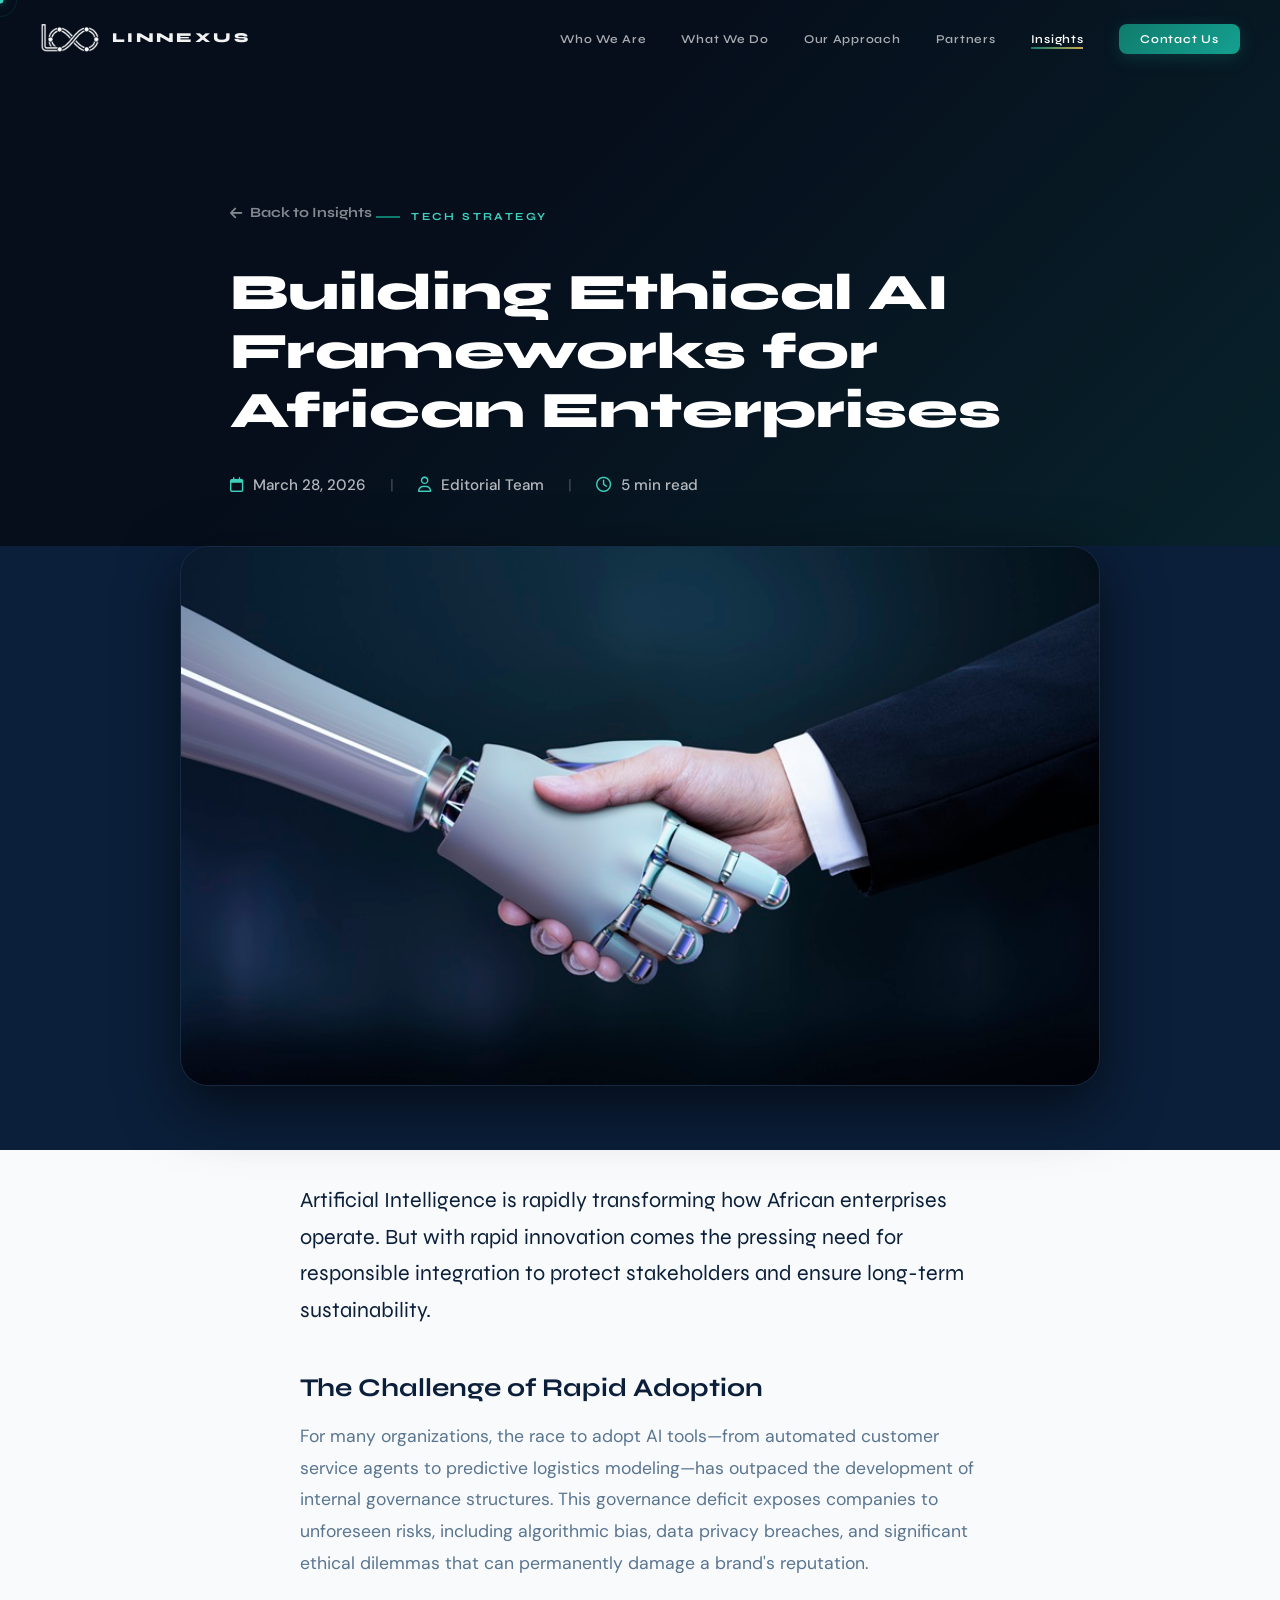
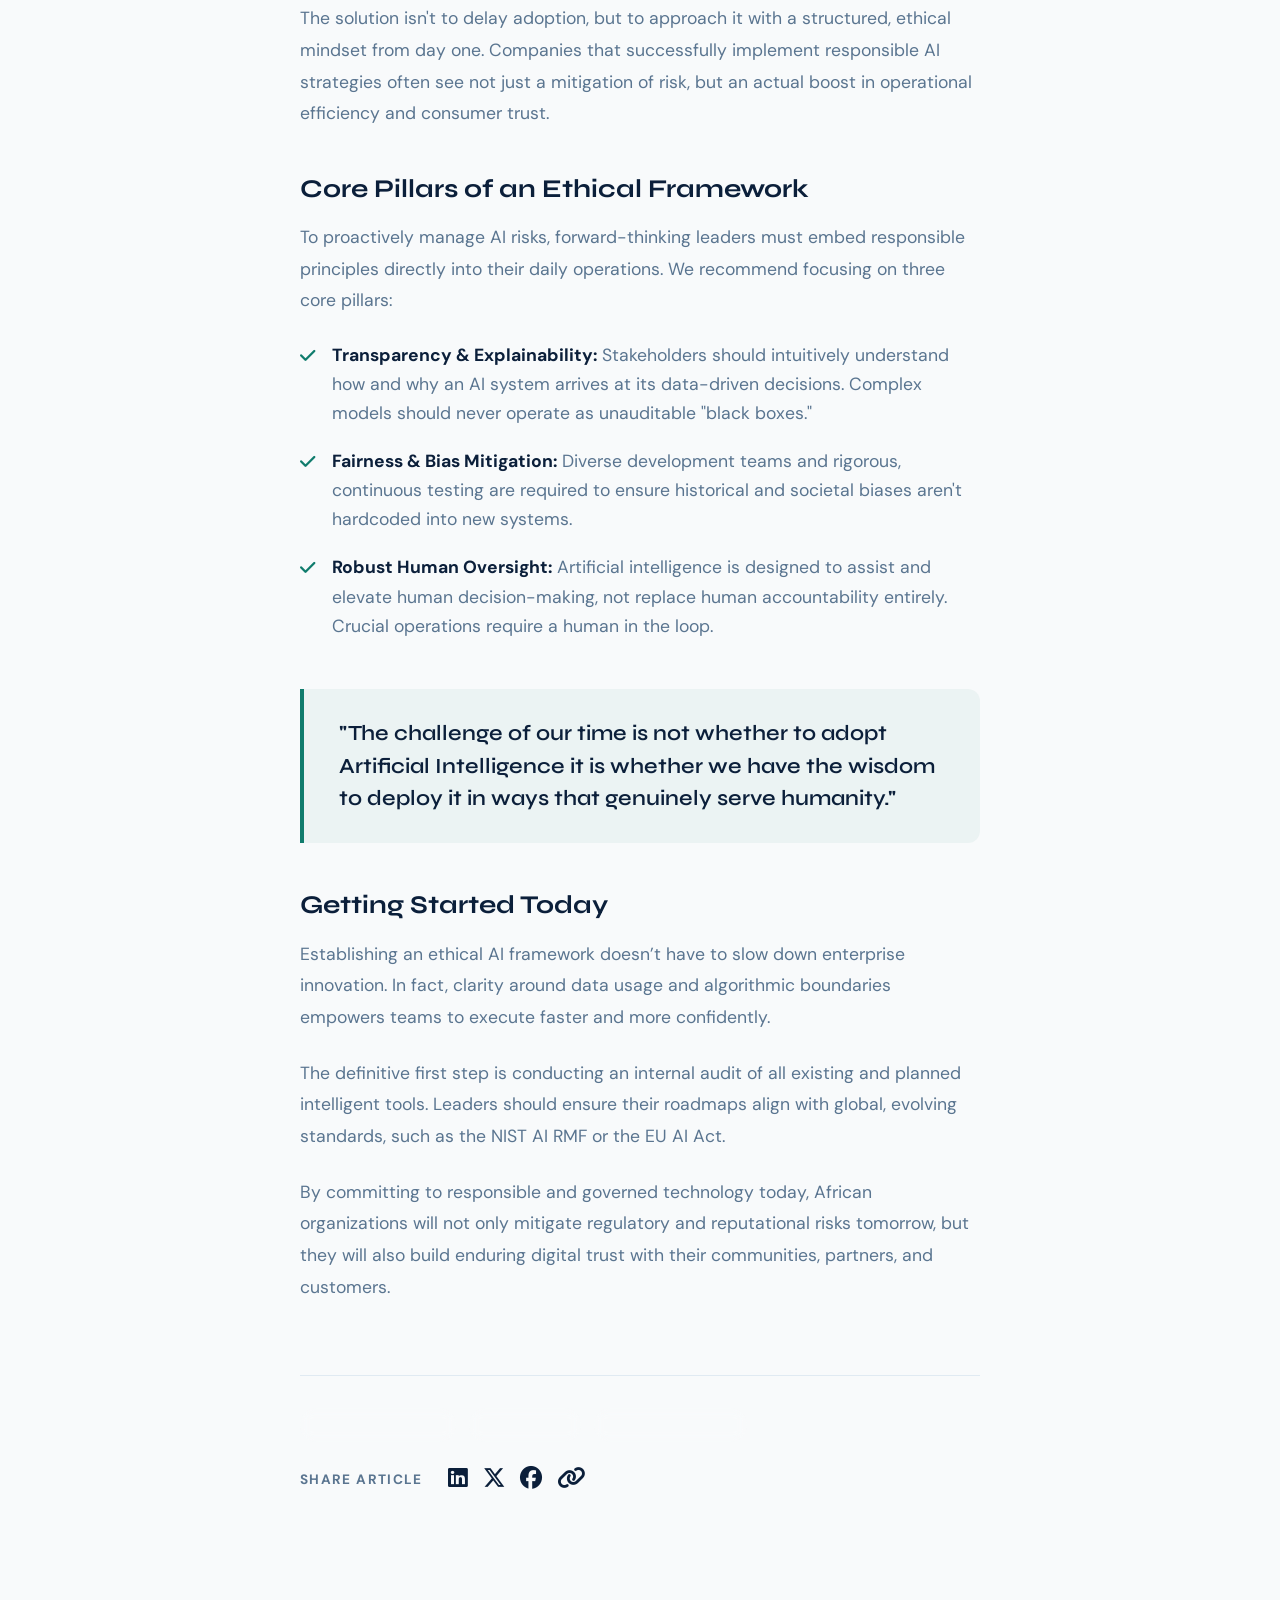
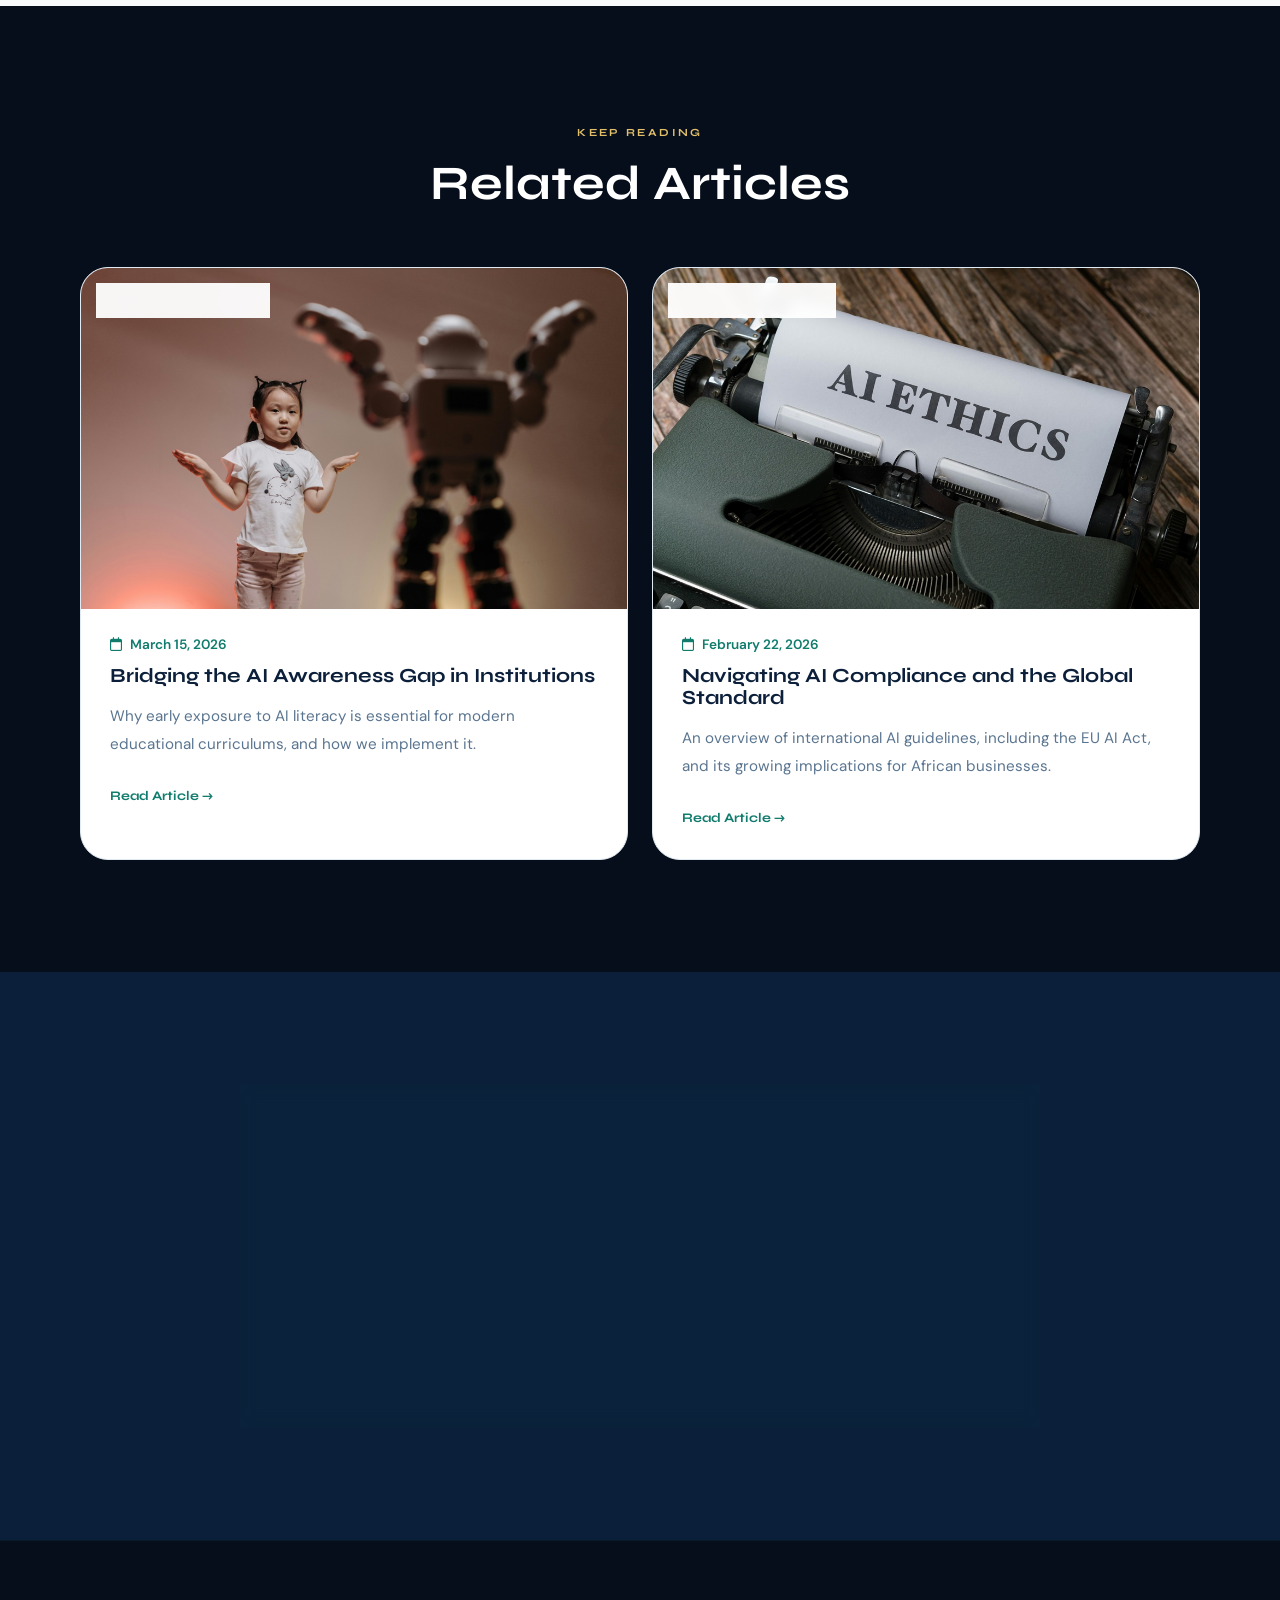
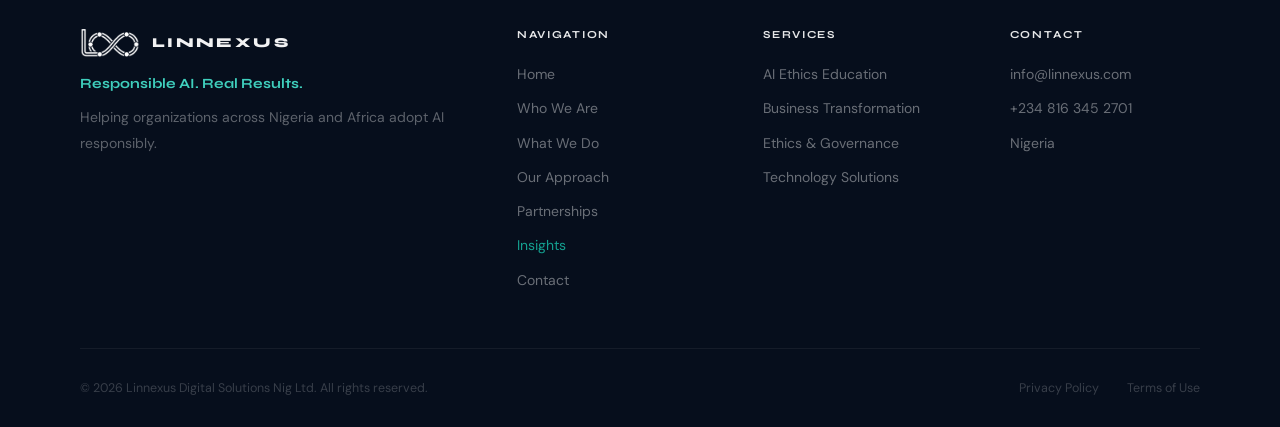
<file: article.html>
<!DOCTYPE html>
<html lang="en">

<head>
  <meta charset="UTF-8" />
  <meta name="viewport" content="width=device-width,initial-scale=1.0" />
  <title>Building Ethical AI Frameworks - Linnexus Digital Solutions</title>
  <link rel="preconnect" href="https://fonts.googleapis.com" />
  <link rel="preconnect" href="https://fonts.gstatic.com" crossorigin />
  <link
    href="https://fonts.googleapis.com/css2?family=Syne:wght@400;600;700;800&family=DM+Sans:ital,opsz,wght@0,9..40,300;0,9..40,400;0,9..40,500;1,9..40,300&display=swap"
    rel="stylesheet" />
  <link rel="stylesheet" href="style.css" />
  <link rel="stylesheet" href="https://cdnjs.cloudflare.com/ajax/libs/font-awesome/6.5.1/css/all.min.css"
    integrity="sha512-DTOQO9RWCH3ppGqcWaEA1BIZOC6xxalwEsw9c2QQeAIftl+Vegovlnee1c9QX4TctnWMn13TZye+giMm8e2LwA=="
    crossorigin="anonymous" referrerpolicy="no-referrer" />
  <!-- Favicon and Social Thumbnails -->
  <link rel="icon" type="image/x-icon" href="images/favicon.ico" />
  <link rel="icon" type="image/svg+xml" href="images/favicon.svg" />
  <link rel="apple-touch-icon" href="images/favicon.svg" />
  <meta property="og:title" content="Building Ethical AI Frameworks - Linnexus Digital Solutions" />
  <meta property="og:description" content="Learn the key foundational steps to integrate responsible AI policies that protect stakeholders while driving innovation." />
  <meta property="og:image" content="https://www.linnexus.com/images/services-business.jpg" />
  <meta property="og:url" content="https://www.linnexus.com/article" />
  <meta property="og:type" content="article" />
  <meta name="twitter:card" content="summary_large_image" />
  <meta name="twitter:title" content="Building Ethical AI Frameworks - Linnexus Digital Solutions" />
  <meta name="twitter:description" content="Learn the key foundational steps to integrate responsible AI policies that protect stakeholders while driving innovation." />
  <meta name="twitter:image" content="https://www.linnexus.com/images/services-business.jpg" />
  <style>
    /* Specific styles for article readability */
    .article-content p {
      margin-bottom: 1.5rem;
      font-size: 1.1rem;
      color: var(--w-muted);
    }
    .article-content h3 {
      margin: 2.8rem 0 1.2rem;
      color: var(--w-text);
      font-size: 1.6rem;
    }
    .article-content h4 {
      margin: 2rem 0 1rem;
      color: var(--w-text);
      font-size: 1.2rem;
    }
    .article-content ul {
      margin-bottom: 2rem;
      padding-left: 0;
      list-style-type: none;
    }
    .article-content li {
      margin-bottom: 1.2rem;
      position: relative;
      padding-left: 2rem;
      font-size: 1.1rem;
      color: var(--w-muted);
    }
    .article-content li i {
      position: absolute;
      left: 0;
      top: 0.35rem;
      color: var(--teal);
    }
    .article-quote {
      background: rgba(16, 124, 109, 0.05);
      border-left: 4px solid var(--teal);
      padding: 1.8rem 2.2rem;
      margin: 3rem 0;
      font-family: var(--s);
      font-size: 1.35rem;
      font-weight: 600;
      line-height: 1.5;
      color: var(--w-text);
      border-radius: 0 12px 12px 0;
    }
  </style>
</head>

<body>
  <div class="cur-dot"></div>
  <div class="cur-ring"></div>
  <canvas id="particles"></canvas>
  <div class="hero-bg"></div>
  <div class="hero-grid-lines"></div>

  <nav class="nav" id="nav">
    <div class="nav-in">
      <a href="/" class="logo"><img src="images/logo.png" class="logo-img" alt="Linnexus" /><span
          class="logo-text">LINNEXUS</span></a>
      <ul class="nav-links">
        <li><a href="about">Who We Are</a></li>
        <li><a href="services">What We Do</a></li>
        <li><a href="approach">Our Approach</a></li>
        <li><a href="partners">Partners</a></li>
        <li><a href="insight" class="active">Insights</a></li>
        <li><a href="contact" class="nav-cta">Contact Us</a></li>
      </ul>
      <button class="hamburger" id="hamburger"><span></span><span></span><span></span></button>
    </div>
  </nav>

  <div class="mob-menu" id="mobMenu">
    <ul>
      <li><a href="about">Who We Are</a></li>
      <li><a href="services">What We Do</a></li>
      <li><a href="approach">Our Approach</a></li>
      <li><a href="partners">Partners</a></li>
      <li><a href="insight">Insights</a></li>
      <li><a href="contact">Contact Us</a></li>
    </ul>
  </div>

  <!-- ARTICLE HERO (dark) -->
  <section class="phero" style="min-height: auto; padding-top: 12rem; padding-bottom: 3rem;">
    <div class="phero-grad"></div>
    <div class="wrap" style="max-width: 900px; text-align: left;">
      <a href="insight" class="link-arr-w" style="margin-bottom: 2rem; color: rgba(255,255,255,0.5);"><i class="fa-solid fa-arrow-left"></i> Back to Insights</a>
      
      <div class="eyebrow teal fade-up" style="margin-top: 1rem;">Tech Strategy</div>
      <h1 class="fade-up d1" style="font-size: clamp(2rem, 4vw, 3.8rem); line-height: 1.15; margin-top: 0.5rem;">Building Ethical AI Frameworks for African Enterprises</h1>
      
      <div class="fade-up d2" style="margin-top: 2rem; display: flex; align-items: center; gap: 1.5rem; color: rgba(255,255,255,0.7); font-size: 0.95rem; font-weight: 500; flex-wrap: wrap;">
         <span><i class="fa-regular fa-calendar" style="margin-right: 6px; color: var(--teal-xl);"></i> March 28, 2026</span>
         <span style="opacity: 0.3;">|</span>
         <span><i class="fa-regular fa-user" style="margin-right: 6px; color: var(--teal-xl);"></i> Editorial Team</span>
         <span style="opacity: 0.3;">|</span>
         <span><i class="fa-regular fa-clock" style="margin-right: 6px; color: var(--teal-xl);"></i> 5 min read</span>
      </div>
    </div>
  </section>

  <!-- FEATURED IMAGE STRIP -->
  <section class="sect" style="padding: 0 0 4rem 0;">
    <div class="wrap" style="max-width: 1000px;">
      <div class="fade-up d3" style="width: 100%; height: 60vh; min-height: 400px; max-height: 600px; border-radius: var(--rxl); overflow: hidden; box-shadow: 0 20px 60px rgba(0,0,0,0.6); position: relative; border: 1px solid rgba(255,255,255,0.05);">
         <img src="images/services-business.jpg" alt="Featured Article Image" style="width: 100%; height: 100%; object-fit: cover;" />
      </div>
    </div>
  </section>

  <!-- ARTICLE CONTENT (white) -->
  <section class="sect-white pad" style="padding-top: 2rem;">
    <div class="wrap article-content" style="max-width: 760px;">
       
       <p style="font-size: 1.35rem; font-weight: 400; color: var(--w-text); margin-bottom: 2.5rem; line-height: 1.7; font-family: var(--s);">Artificial Intelligence is rapidly transforming how African enterprises operate. But with rapid innovation comes the pressing need for responsible integration to protect stakeholders and ensure long-term sustainability.</p>
       
       <h3>The Challenge of Rapid Adoption</h3>
       <p>For many organizations, the race to adopt AI tools—from automated customer service agents to predictive logistics modeling—has outpaced the development of internal governance structures. This governance deficit exposes companies to unforeseen risks, including algorithmic bias, data privacy breaches, and significant ethical dilemmas that can permanently damage a brand's reputation.</p>
       
       <p>The solution isn't to delay adoption, but to approach it with a structured, ethical mindset from day one. Companies that successfully implement responsible AI strategies often see not just a mitigation of risk, but an actual boost in operational efficiency and consumer trust.</p>

       <h3>Core Pillars of an Ethical Framework</h3>
       <p>To proactively manage AI risks, forward-thinking leaders must embed responsible principles directly into their daily operations. We recommend focusing on three core pillars:</p>
       
       <ul>
         <li>
           <i class="fa-solid fa-check"></i>
           <strong style="color: var(--w-text);">Transparency &amp; Explainability:</strong> Stakeholders should intuitively understand how and why an AI system arrives at its data-driven decisions. Complex models should never operate as unauditable "black boxes."
         </li>
         <li>
           <i class="fa-solid fa-check"></i>
           <strong style="color: var(--w-text);">Fairness &amp; Bias Mitigation:</strong> Diverse development teams and rigorous, continuous testing are required to ensure historical and societal biases aren't hardcoded into new systems.
         </li>
         <li>
           <i class="fa-solid fa-check"></i>
           <strong style="color: var(--w-text);">Robust Human Oversight:</strong> Artificial intelligence is designed to assist and elevate human decision-making, not replace human accountability entirely. Crucial operations require a human in the loop.
         </li>
       </ul>

       <div class="article-quote">
         "The challenge of our time is not whether to adopt Artificial Intelligence it is whether we have the wisdom to deploy it in ways that genuinely serve humanity."
       </div>

       <h3>Getting Started Today</h3>
       <p>Establishing an ethical AI framework doesn’t have to slow down enterprise innovation. In fact, clarity around data usage and algorithmic boundaries empowers teams to execute faster and more confidently.</p>
       
       <p>The definitive first step is conducting an internal audit of all existing and planned intelligent tools. Leaders should ensure their roadmaps align with global, evolving standards, such as the NIST AI RMF or the EU AI Act.</p>
       
       <p>By committing to responsible and governed technology today, African organizations will not only mitigate regulatory and reputational risks tomorrow, but they will also build enduring digital trust with their communities, partners, and customers.</p>
       
       <!-- Share & Tags -->
       <div style="margin-top: 4.5rem; padding-top: 2rem; border-top: 1px solid var(--w-border); display: flex; justify-content: space-between; align-items: center; flex-wrap: wrap; gap: 1.5rem;">
          <div style="display: flex; gap: 0.8rem; flex-wrap: wrap;">
            <a href="#" class="badge" style="margin: 0; background: var(--w-bg); border-color: var(--w-border); color: var(--navy); cursor: none;">#AI Strategy</a>
            <a href="#" class="badge" style="margin: 0; background: var(--w-bg); border-color: var(--w-border); color: var(--navy); cursor: none;">#Ethics</a>
            <a href="#" class="badge" style="margin: 0; background: var(--w-bg); border-color: var(--w-border); color: var(--navy); cursor: none;">#Enterprise</a>
          </div>
          <div style="display: flex; align-items: center;">
            <span style="font-weight: 700; font-size: 0.85rem; text-transform: uppercase; letter-spacing: 0.1em; color: var(--w-muted); margin-right: 15px;">Share Article</span>
            <a href="javascript:void(0)" onclick="window.open('https://www.linkedin.com/sharing/share-offsite/?url=' + encodeURIComponent(window.location.href), '_blank', 'width=600,height=600');" style="color: var(--navy); margin-left: 10px; transition: color 0.3s;" onmouseover="this.style.color='var(--teal)'" onmouseout="this.style.color='var(--navy)'" title="Share on LinkedIn"><i class="fa-brands fa-linkedin" style="font-size: 1.4rem;"></i></a>
            <a href="javascript:void(0)" onclick="window.open('https://twitter.com/intent/tweet?url=' + encodeURIComponent(window.location.href) + '&text=' + encodeURIComponent(document.title), '_blank', 'width=600,height=600');" style="color: var(--navy); margin-left: 15px; transition: color 0.3s;" onmouseover="this.style.color='var(--teal)'" onmouseout="this.style.color='var(--navy)'" title="Share on X/Twitter"><i class="fa-brands fa-x-twitter" style="font-size: 1.4rem;"></i></a>
            <a href="javascript:void(0)" onclick="window.open('https://www.facebook.com/sharer/sharer.php?u=' + encodeURIComponent(window.location.href), '_blank', 'width=600,height=600');" style="color: var(--navy); margin-left: 15px; transition: color 0.3s;" onmouseover="this.style.color='var(--teal)'" onmouseout="this.style.color='var(--navy)'" title="Share on Facebook"><i class="fa-brands fa-facebook" style="font-size: 1.4rem;"></i></a>
            <a href="javascript:void(0)" onclick="navigator.clipboard.writeText(window.location.href).then(() => alert('Link copied to clipboard!'));" style="color: var(--navy); margin-left: 15px; transition: color 0.3s;" onmouseover="this.style.color='var(--teal)'" onmouseout="this.style.color='var(--navy)'" title="Copy Link"><i class="fa-solid fa-link" style="font-size: 1.4rem;"></i></a>
          </div>
       </div>

    </div>
  </section>
  
  <!-- READ MORE (dark-deep) -->
  <section class="sect-deep pad">
    <div class="wrap">
      <div class="s-head c reveal">
        <div class="eyebrow gold center">Keep Reading</div>
        <h2>Related Articles</h2>
      </div>
      
      <div class="svc-grid" style="grid-template-columns: repeat(auto-fit, minmax(320px, 1fr));">
        <div class="svc-card reveal" style="background:#fff;border-color:var(--w-border); position: relative;">
          <div class="badge" style="position: absolute; top: 15px; left: 15px; margin: 0; background: rgba(255, 255, 255, 0.95); z-index: 10; border-color: var(--teal-b);"><span class="badge-dot" style="background: var(--gold-l); box-shadow: 0 0 8px var(--gold-l);"></span>AI Education</div>
          <div class="svc-img"><img src="images/services-education.jpg" alt="AI in Education" /></div>
          <div class="svc-body" style="padding-top: 1.5rem;">
            <p style="font-size: 0.85rem; color: var(--teal); margin-bottom: 0.5rem; font-weight: 600;"><i class="fa-regular fa-calendar" style="margin-right: 5px;"></i> March 15, 2026</p>
            <h3 style="color:var(--w-text); margin-bottom: 1rem; font-size: 1.25rem;">Bridging the AI Awareness Gap in Institutions</h3>
            <p style="color:var(--w-muted); margin-bottom: 1.5rem; font-size: 0.95rem;">Why early exposure to AI literacy is essential for modern educational curriculums, and how we implement it.</p>
            <a href="article" class="svc-link" style="color:var(--teal);">Read Article &#8594;</a>
          </div>
        </div>

        <div class="svc-card reveal" style="background:#fff;border-color:var(--w-border); position: relative;">
          <div class="badge" style="position: absolute; top: 15px; left: 15px; margin: 0; background: rgba(255, 255, 255, 0.95); z-index: 10;"><span class="badge-dot"></span>Governance</div>
          <div class="svc-img"><img src="images/services-governance.jpg" alt="Governance" /></div>
          <div class="svc-body" style="padding-top: 1.5rem;">
            <p style="font-size: 0.85rem; color: var(--teal); margin-bottom: 0.5rem; font-weight: 600;"><i class="fa-regular fa-calendar" style="margin-right: 5px;"></i> February 22, 2026</p>
            <h3 style="color:var(--w-text); margin-bottom: 1rem; font-size: 1.25rem;">Navigating AI Compliance and the Global Standard</h3>
            <p style="color:var(--w-muted); margin-bottom: 1.5rem; font-size: 0.95rem;">An overview of international AI guidelines, including the EU AI Act, and its growing implications for African businesses.</p>
            <a href="article" class="svc-link" style="color:var(--teal);">Read Article &#8594;</a>
          </div>
        </div>
      </div>
    </div>
  </section>

  <!-- NEWSLETTER SIGNUP (dark) -->
  <section class="sect pad">
    <div class="wrap">
      <div class="glass-card reveal" style="max-width: 800px; margin: 0 auto; text-align: center; padding: 4rem 2.5rem; background: rgba(16, 124, 109, 0.03); border: 1px solid rgba(16, 124, 109, 0.15);">
        <div class="eyebrow gold center" style="margin-bottom:.75rem;">Stay Updated</div>
        <h2 style="margin-bottom: 1rem;">Join Our Newsletter</h2>
        <p style="margin-bottom: 2rem; color: rgba(255,255,255,0.7);">Get the latest insights, strategies, and news on responsible AI delivered monthly straight to your inbox.</p>
        
        <form onsubmit="event.preventDefault(); this.innerHTML='<div style=\'text-align:center; width:100%;\'><i class=\'fa-solid fa-circle-check\' style=\'color:var(--teal-xl); font-size:2.5rem; margin-bottom:1rem;\'></i><h3 style=\'color:#fff; margin-bottom:0.5rem;\'>Welcome Aboard!</h3><p style=\'color:rgba(255,255,255,0.7); margin:0;\'>We have successfully added your email to our newsletter list.</p></div>'; return false;" style="display: flex; gap: 1rem; max-width: 500px; margin: 0 auto; flex-wrap: wrap;">
          <input type="email" placeholder="Enter your email address" style="flex: 1; min-width: 260px; padding: 1rem 1.5rem; border-radius: 10px; border: 1px solid rgba(255,255,255,0.1); background: rgba(0,0,0,0.2); color: #fff; font-family: var(--d); outline: none;" onfocus="this.style.borderColor='var(--teal-xl)'" onblur="this.style.borderColor='rgba(255,255,255,0.1)'" required>
          <button type="submit" class="btn btn-teal" style="flex-shrink: 0;">Subscribe</button>
        </form>
      </div>
    </div>
  </section>

  <footer class="footer">
    <div class="wrap">
      <div class="footer-grid">
        <div class="footer-brand"><a href="/" class="logo"><img src="images/logo.png" class="logo-img"
              alt="Linnexus" style="filter:brightness(0) invert(1);" /><span class="logo-text">LINNEXUS</span></a>
          <p class="f-tag">Responsible AI. Real Results.</p>
          <p class="f-desc">Helping organizations across Nigeria and Africa adopt AI responsibly.</p>
        </div>
        <div class="footer-col">
          <h5>Navigation</h5>
          <ul>
            <li><a href="/">Home</a></li>
            <li><a href="about">Who We Are</a></li>
            <li><a href="services">What We Do</a></li>
            <li><a href="approach">Our Approach</a></li>
            <li><a href="partners">Partnerships</a></li>
            <li><a href="insight" style="color:var(--teal-l);">Insights</a></li>
            <li><a href="contact">Contact</a></li>
          </ul>
        </div>
        <div class="footer-col">
          <h5>Services</h5>
          <ul>
            <li><a href="services">AI Ethics Education</a></li>
            <li><a href="services">Business Transformation</a></li>
            <li><a href="services">Ethics &amp; Governance</a></li>
            <li><a href="services">Technology Solutions</a></li>
          </ul>
        </div>
        <div class="footer-col">
          <h5>Contact</h5>
          <ul>
            <li><a href="mailto:info@linnexus.com">info@linnexus.com</a></li>
            <li><a href="tel:+2348163452701">+234 816 345 2701</a></li>
            <li>Nigeria</li>
          </ul>
        </div>
      </div>
      <div class="footer-bot">
        <p>&copy; 2026 Linnexus Digital Solutions Nig Ltd. All rights reserved.</p>
        <div class="footer-leg"><a href="privacy">Privacy Policy</a><a href="terms">Terms of Use</a></div>
      </div>
    </div>
  </footer>
  <script src="main.js"></script>
</body>

</html>
</file>
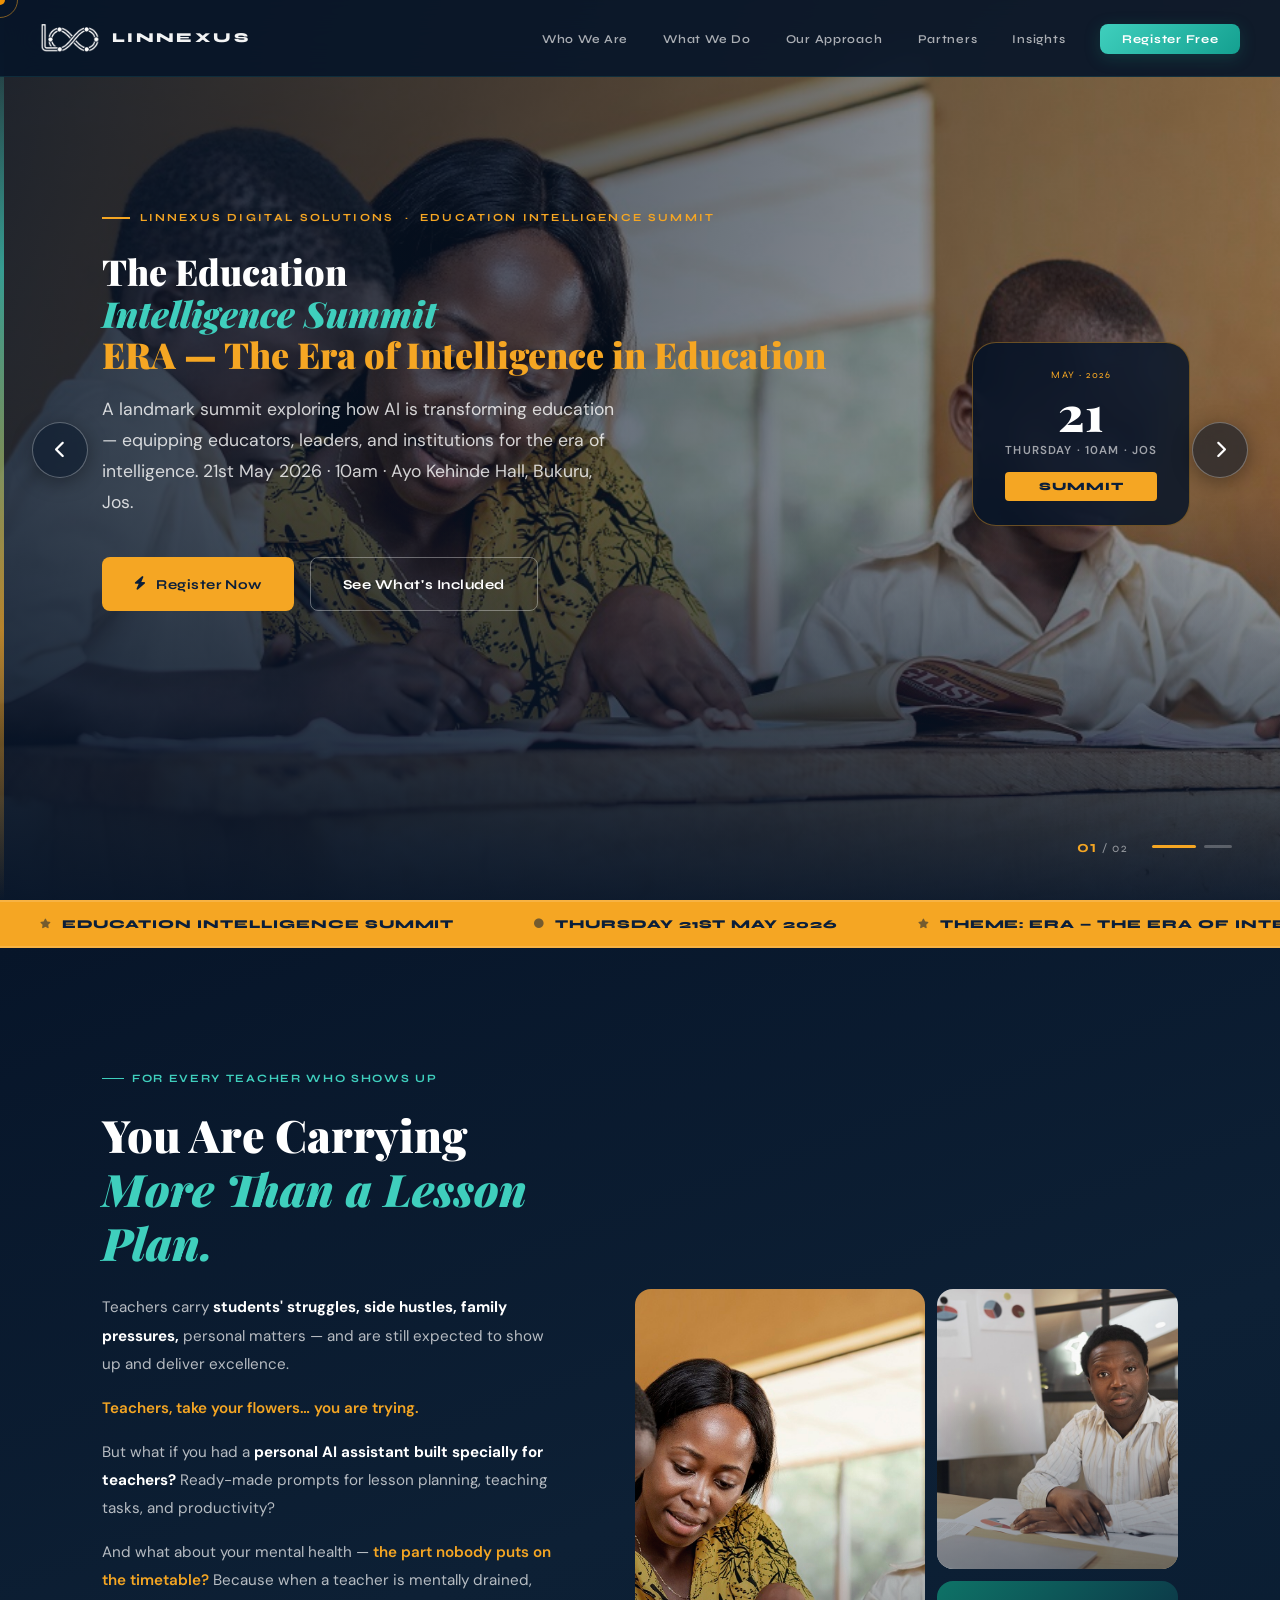
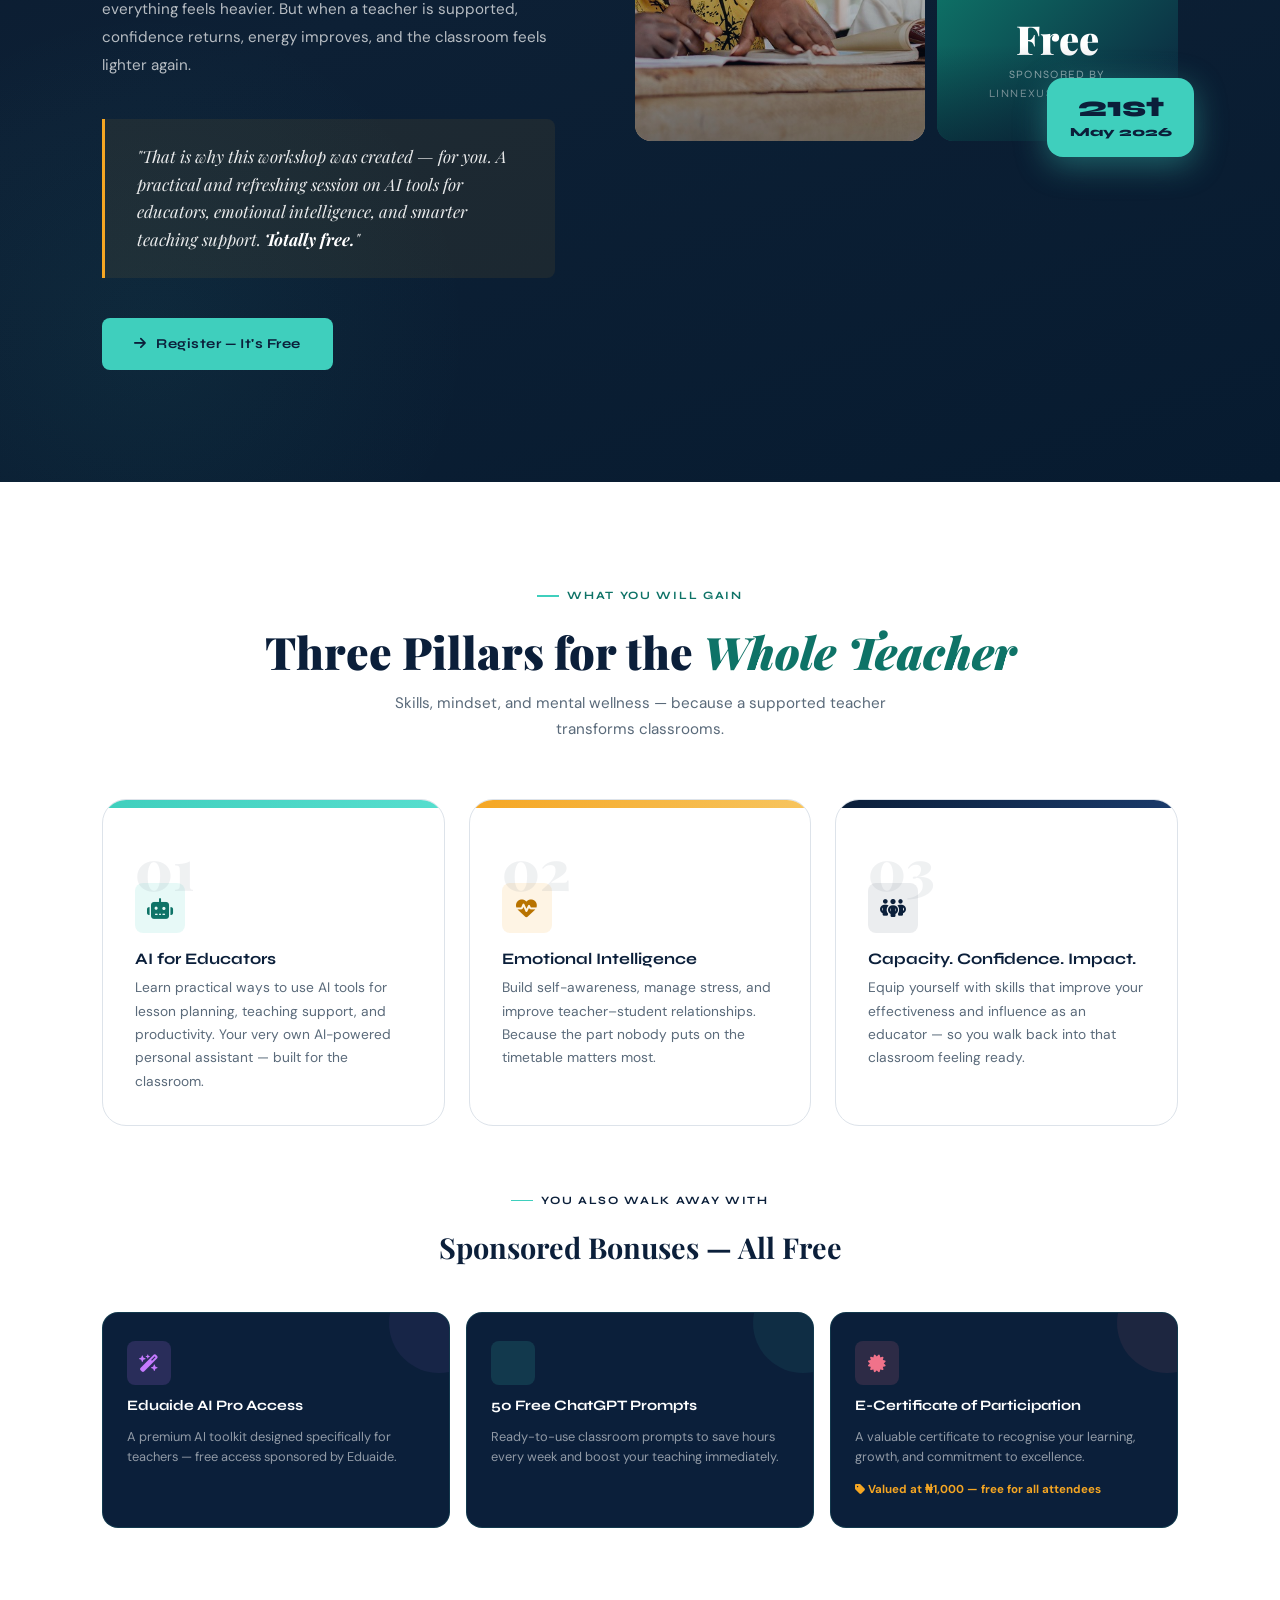
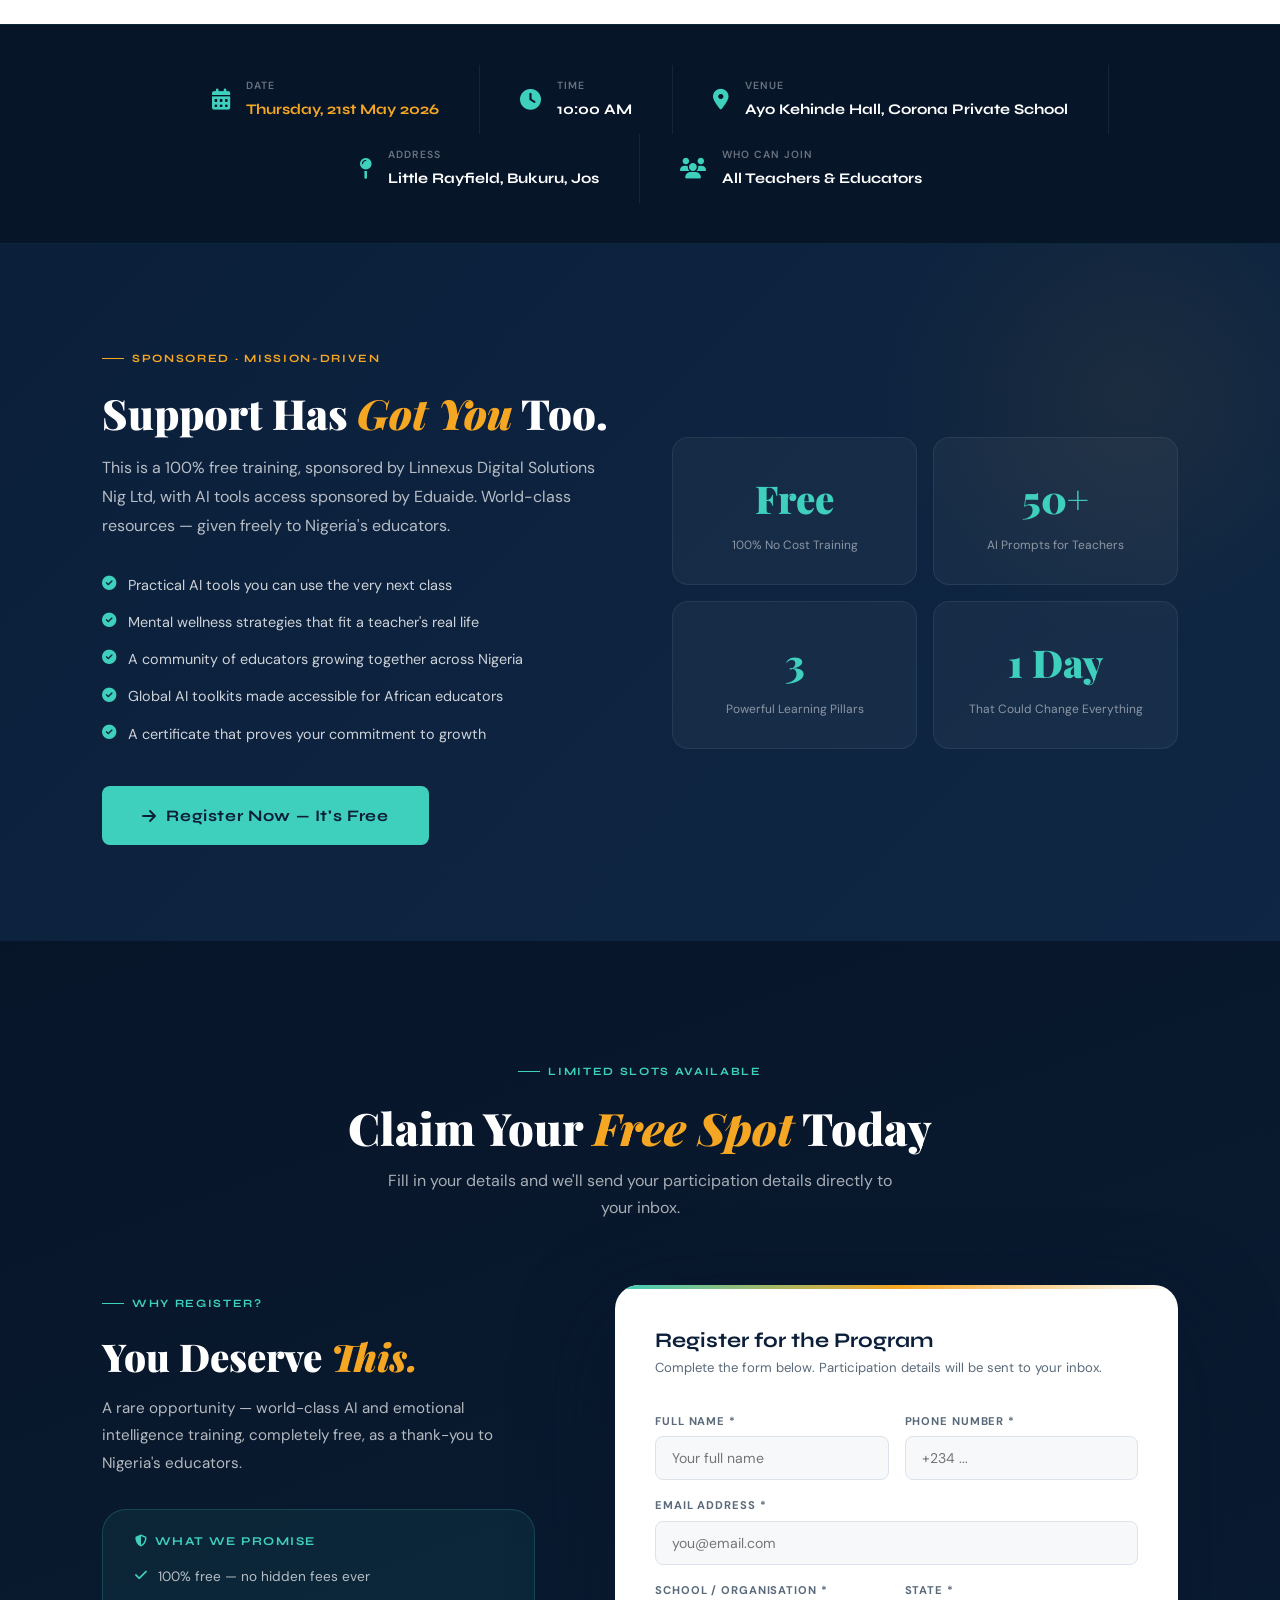
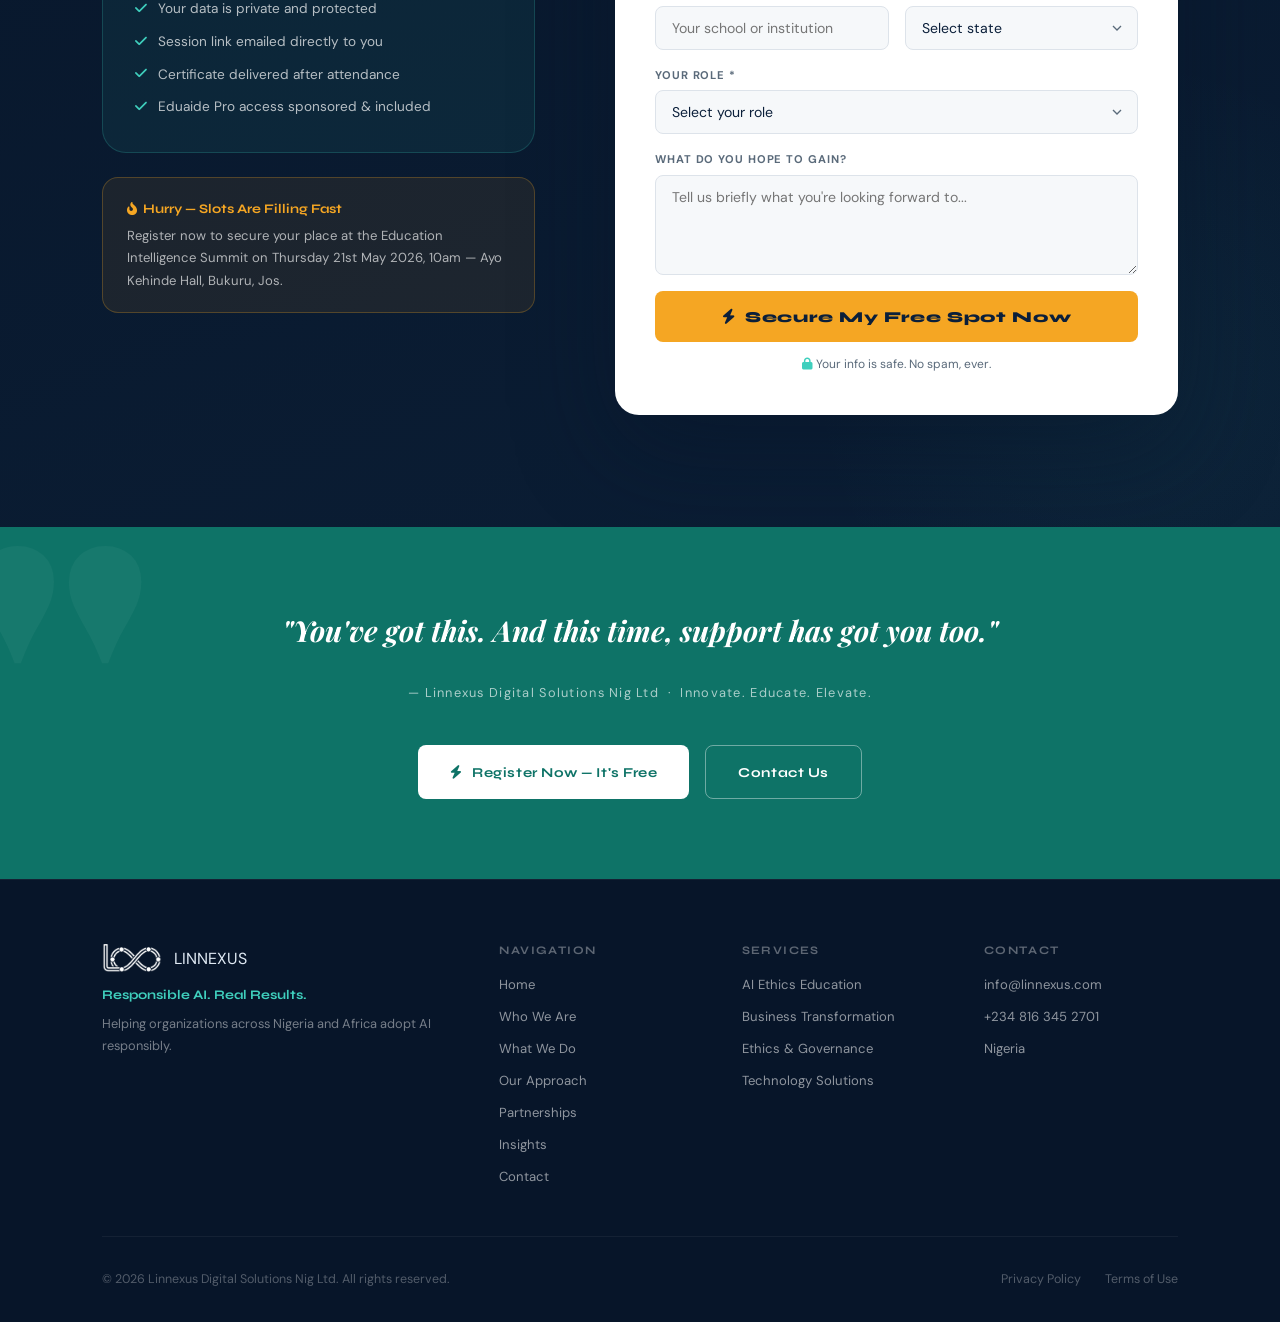
<file: educator-program.html>
<!DOCTYPE html>
<html lang="en">
<head>
  <meta charset="UTF-8" />
  <meta name="viewport" content="width=device-width,initial-scale=1.0" />
  <title>The Education Intelligence Summit – Linnexus Digital Solutions</title>
  <link rel="preconnect" href="https://fonts.googleapis.com" />
  <link rel="preconnect" href="https://fonts.gstatic.com" crossorigin />
  <link href="https://fonts.googleapis.com/css2?family=Syne:wght@400;600;700;800&family=DM+Sans:ital,opsz,wght@0,9..40,300;0,9..40,400;0,9..40,500;1,9..40,300&family=Playfair+Display:ital,wght@0,700;0,900;1,700;1,900&display=swap" rel="stylesheet" />
  <link rel="stylesheet" href="https://cdnjs.cloudflare.com/ajax/libs/font-awesome/6.5.1/css/all.min.css" crossorigin="anonymous" />
  <style>
    :root{--navy:#0B1F3A;--navy-deep:#071529;--teal:#3FCFBD;--teal-dark:#0E7367;--gold:#F5A623;--white:#fff;--w-text:#0B1F3A;--w-muted:#5A6A7A;--w-bg:#F6F8FA;--w-border:#DDE3EA;--rx:8px;--rxl:16px;--rxll:24px;--ease:cubic-bezier(0.4, 0, 0.2, 1);--spring:cubic-bezier(0.34, 1.56, 0.64, 1);}
    *,*::before,*::after{box-sizing:border-box;margin:0;padding:0;}
    html{scroll-behavior:smooth;}
    body{font-family:'DM Sans',sans-serif;background:var(--navy-deep);color:#e0eaf4;overflow-x:hidden;line-height:1.7;cursor:none;}
    h1,h2,h3,h4,h5{font-family:'Syne',sans-serif;line-height:1.2;}
    a{text-decoration:none;color:inherit;}
    .wrap{max-width:1140px;margin:0 auto;padding:0 2rem;}

    /* CURSOR */
    .cur{position:fixed;pointer-events:none;z-index:9999;mix-blend-mode:difference;width:10px;height:10px;background:var(--gold);border-radius:50%;transform:translate(-50%,-50%);transition:width .2s,height .2s;}
    .cur-ring{position:fixed;pointer-events:none;z-index:9998;width:36px;height:36px;border:1.5px solid rgba(245,166,35,.5);border-radius:50%;transform:translate(-50%,-50%);transition:all .12s ease-out;}

    /* NAV */
    .nav{position:fixed;top:0;left:0;right:0;z-index:900;padding:0 2.5rem;transition:all .4s var(--ease);background:rgba(7,21,41,.92);backdrop-filter:blur(16px);border-bottom:1px solid rgba(63,207,189,.12);}
    .nav.scrolled{background:rgba(6,14,28,.92);backdrop-filter:blur(28px);box-shadow:0 1px 0 rgba(16,124,109,.15),0 4px 24px rgba(0,0,0,.35);}
    .nav-in{max-width:1200px;margin:0 auto;display:flex;align-items:center;justify-content:space-between;height:76px;}
    .logo{display:flex;align-items:center;gap:12px;text-decoration:none;}
    .logo-img{height:28px;width:auto;transition:transform .4s var(--spring),filter .3s;}
    .logo:hover .logo-img{transform:scale(1.06) rotate(-3deg);}
    .logo-text{font-family:'Syne',sans-serif;font-weight:800;font-size:.85rem;letter-spacing:.18em;color:rgba(255,255,255,.95);transition:color .3s;}
    .nav-links{display:flex;align-items:center;gap:2.2rem;list-style:none;}
    .nav-links a{font-family:'Syne',sans-serif;font-size:.75rem;font-weight:600;letter-spacing:.06em;color:rgba(255,255,255,.65);text-decoration:none;transition:color .3s;position:relative;padding-bottom:3px;}
    .nav-links a::after{content:'';position:absolute;bottom:0;left:0;right:0;height:1.5px;background:linear-gradient(90deg,var(--teal),var(--gold));transform:scaleX(0);transform-origin:left;transition:transform .35s var(--ease);}
    .nav-links a:hover,.nav-links a.active{color:#fff;}
    .nav-links a:hover::after,.nav-links a.active::after{transform:scaleX(1);}
    .nav-cta{background:linear-gradient(135deg,var(--teal),#14A090)!important;color:#fff!important;font-weight:700!important;padding:.5rem 1.35rem!important;border-radius:8px!important;box-shadow:0 4px 16px rgba(16,124,109,.3)!important;transition:transform .3s var(--spring),box-shadow .3s!important;}
    .nav-cta::after{display:none!important;}
    .nav-cta:hover{transform:translateY(-2px)!important;box-shadow:0 8px 26px rgba(16,124,109,.3)!important;color:#fff!important;}
    .hamburger{display:none;flex-direction:column;gap:5px;background:none;border:none;cursor:pointer;padding:4px;}
    .hamburger span{display:block;width:24px;height:2px;border-radius:2px;background:rgba(255,255,255,.8);transition:all .3s;}
    .mob-menu{display:none;position:fixed;inset:0;z-index:800;background:rgba(6,14,28,.98);backdrop-filter:blur(24px);padding:7rem 2.5rem 2rem;flex-direction:column;}
    .mob-menu.open{display:flex;}
    .mob-menu ul{list-style:none;display:flex;flex-direction:column;gap:1.5rem;}
    .mob-menu a{font-family:'Syne',sans-serif;font-size:1.7rem;font-weight:700;color:rgba(255,255,255,.9);text-decoration:none;transition:color .3s;}
    .mob-menu a:hover{color:var(--teal);}
    @media(max-width:768px){.nav-links{display:none;}.hamburger{display:flex;}}

    /* SLIDER */
    .slider{position:relative;height:100vh;min-height:640px;overflow:hidden;background:var(--navy-deep);}
    .slide{position:absolute;inset:0;opacity:0;transition:opacity 1.2s cubic-bezier(.4,0,.2,1);overflow:hidden;}
    .slide.active{opacity:1;z-index:2;}
    .slide.prev{opacity:0;z-index:1;}
    .slide-img{position:absolute;inset:0;width:100%;height:100%;object-fit:cover;object-position:center top;transform:scale(1.08);transition:transform 7s ease-out;}
    .slide.active .slide-img{transform:scale(1);}
    .slide-overlay{position:absolute;inset:0;z-index:1;background:linear-gradient(105deg,rgba(7,21,41,.88) 0%,rgba(7,21,41,.55) 55%,rgba(7,21,41,.2) 100%),linear-gradient(0deg,rgba(7,21,41,.92) 0%,transparent 45%);}
    .slide-accent{position:absolute;z-index:2;left:0;top:0;width:4px;height:100%;background:linear-gradient(180deg,transparent,var(--teal) 30%,var(--gold) 70%,transparent);opacity:.7;}
    .slide-content{position:absolute;inset:0;z-index:3;display:flex;flex-direction:column;justify-content:center;padding:0 2rem 5rem;max-width:1140px;margin:0 auto;left:0;right:0;}
    .slide-eyebrow{display:inline-flex;align-items:center;gap:.6rem;font-family:'Syne',sans-serif;font-size:.68rem;font-weight:700;letter-spacing:.2em;text-transform:uppercase;color:var(--gold);margin-bottom:1.5rem;opacity:0;transform:translateY(20px);transition:opacity .7s .3s,transform .7s .3s;}
    .slide-eyebrow::before{content:'';display:block;width:28px;height:1.5px;background:var(--gold);}
    .slide.active .slide-eyebrow{opacity:1;transform:translateY(0);}
    .slide-headline{font-family:'Playfair Display',serif;font-size:clamp(1.2rem,2.8vw,2.4rem);font-weight:900;line-height:1.15;color:#fff;max-width:760px;margin-bottom:1.2rem;opacity:0;transform:translateY(30px);transition:opacity .8s .5s,transform .8s .5s;}
    @media(max-width:768px){ .slide-headline{font-size:clamp(1.1rem,5vw,1.8rem);} }
    .slide.active .slide-headline{opacity:1;transform:translateY(0);}
    .slide-headline em{font-style:italic;color:var(--teal);}
    .slide-headline .gw{color:var(--gold);}
    .slide-body{font-size:clamp(.9rem,1.8vw,1.1rem);color:rgba(255,255,255,.8);max-width:520px;margin-bottom:2.5rem;line-height:1.75;opacity:0;transform:translateY(20px);transition:opacity .7s .75s,transform .7s .75s;}
    .slide.active .slide-body{opacity:1;transform:translateY(0);}
    .slide-btns{display:flex;gap:1rem;flex-wrap:wrap;opacity:0;transform:translateY(16px);transition:opacity .6s 1s,transform .6s 1s;}
    .slide.active .slide-btns{opacity:1;transform:translateY(0);}
    .btn{display:inline-flex;align-items:center;gap:.6rem;font-family:'Syne',sans-serif;font-weight:700;font-size:.85rem;padding:.9rem 2rem;border-radius:var(--rx);transition:all .22s;cursor:pointer;border:none;letter-spacing:.04em;}
    .btn-gold{background:var(--gold);color:var(--navy);}
    .btn-gold:hover{background:#f7bc48;transform:translateY(-3px);box-shadow:0 12px 32px rgba(245,166,35,.4);}
    .btn-teal{background:var(--teal);color:var(--navy);}
    .btn-teal:hover{background:#5eddd0;transform:translateY(-3px);box-shadow:0 12px 32px rgba(63,207,189,.4);}
    .btn-ghost{background:transparent;color:#fff;border:1.5px solid rgba(255,255,255,.35);}
    .btn-ghost:hover{border-color:var(--teal);color:var(--teal);}
    .slider-ui{position:absolute;bottom:2.5rem;right:3rem;z-index:10;display:flex;align-items:center;gap:1.5rem;}
    .slide-counter{font-family:'Syne',sans-serif;font-size:.78rem;color:rgba(255,255,255,.5);letter-spacing:.1em;}
    .slide-counter span{color:var(--gold);font-weight:700;font-size:1rem;}
    .slider-dots{display:flex;gap:.5rem;}
    .dot{width:28px;height:3px;background:rgba(255,255,255,.25);border-radius:2px;cursor:pointer;transition:background .3s,width .3s;}
    .dot.active{background:var(--gold);width:44px;}
    .slider-arrow{position:absolute;top:50%;z-index:10;transform:translateY(-50%);width:56px;height:56px;border-radius:50%;background:rgba(7,21,41,.55);border:1.5px solid rgba(255,255,255,.3);color:#fff;cursor:pointer;display:flex;align-items:center;justify-content:center;font-size:1.1rem;transition:all .3s var(--ease);backdrop-filter:blur(10px);box-shadow:0 4px 20px rgba(0,0,0,.35);}
    .slider-arrow:hover{background:rgba(245,166,35,.25);border-color:var(--gold);color:var(--gold);transform:translateY(-50%) scale(1.08);box-shadow:0 8px 28px rgba(245,166,35,.3);}
    .slider-arrow.prev{left:2rem;}
    .slider-arrow.next{right:2rem;}
    .date-badge{position:absolute;top:38%;right:7%;background:rgba(7,21,41,.85);border:1px solid rgba(245,166,35,.4);backdrop-filter:blur(12px);border-radius:var(--rxll);padding:1.5rem 2rem;z-index:5;text-align:center;animation:floatBadge 4s ease-in-out infinite;}
    @keyframes floatBadge{0%,100%{transform:translateY(0)}50%{transform:translateY(-10px)}}
    .date-badge .dm{font-family:'Syne',sans-serif;font-size:.62rem;letter-spacing:.15em;text-transform:uppercase;color:var(--gold);margin-bottom:.25rem;}
    .date-badge .dd{font-family:'Playfair Display',serif;font-size:3rem;font-weight:900;color:#fff;line-height:1;}
    .date-badge .dl{font-size:.72rem;color:rgba(255,255,255,.6);margin-top:.3rem;}
    .date-badge .df{margin-top:.75rem;background:var(--gold);color:var(--navy);font-family:'Syne',sans-serif;font-weight:800;font-size:.7rem;padding:.3rem .8rem;border-radius:4px;letter-spacing:.08em;}

    /* MARQUEE */
    .marquee-wrap{background:var(--gold);overflow:hidden;padding:.75rem 0;border-top:2px solid rgba(255,255,255,.15);border-bottom:2px solid rgba(255,255,255,.15);}
    .marquee-track{display:flex;animation:mq 24s linear infinite;width:max-content;}
    @keyframes mq{from{transform:translateX(0)}to{transform:translateX(-50%)}}
    .mq-item{display:inline-flex;align-items:center;gap:.6rem;padding:0 2.5rem;font-family:'Syne',sans-serif;font-size:.75rem;font-weight:800;color:var(--navy);letter-spacing:.08em;text-transform:uppercase;white-space:nowrap;}
    .mq-item i{font-size:.6rem;opacity:.55;}

    /* EYEBROW */
    .eyebrow{display:inline-flex;align-items:center;gap:.5rem;font-family:'Syne',sans-serif;font-size:.7rem;font-weight:700;letter-spacing:.15em;text-transform:uppercase;color:var(--teal);margin-bottom:1.25rem;}
    .eyebrow::before{content:'';display:block;width:22px;height:1.5px;background:var(--teal);}
    .eyebrow.gold{color:var(--gold);}
    .eyebrow.gold::before{background:var(--gold);}

    /* EMOTION */
    .sect-emotion{padding:7rem 0;background:linear-gradient(160deg,#071529 0%,#0d2035 50%,#071b30 100%);position:relative;overflow:hidden;}
    .sect-emotion::before{content:'';position:absolute;left:-200px;bottom:-200px;width:700px;height:700px;background:radial-gradient(circle,rgba(63,207,189,.06) 0%,transparent 65%);}
    .emotion-inner{display:grid;grid-template-columns:1fr 1.2fr;gap:5rem;align-items:center;position:relative;z-index:1;}
    .emotion-left h2{font-family:'Playfair Display',serif;font-size:clamp(1.8rem,3.5vw,2.8rem);color:#fff;margin-bottom:1.5rem;font-weight:900;}
    .emotion-left h2 em{color:var(--teal);font-style:italic;}
    .egraf{font-size:.95rem;color:rgba(255,255,255,.7);line-height:1.85;margin-bottom:1rem;}
    .egraf strong{color:#fff;}
    .egraf .gt{color:var(--gold);font-weight:600;}
    .pull-quote{margin-top:2.5rem;padding:1.5rem 2rem;border-left:3px solid var(--gold);background:rgba(245,166,35,.07);border-radius:0 var(--rx) var(--rx) 0;}
    .pull-quote p{font-family:'Playfair Display',serif;font-size:1.05rem;font-style:italic;color:rgba(255,255,255,.9);line-height:1.65;}
    .mosaic{display:grid;grid-template-columns:1.2fr 1fr;grid-template-rows:280px 160px;gap:12px;position:relative;}
    .mosaic-img{border-radius:var(--rxl);overflow:hidden;position:relative;}
    .mosaic-img:nth-child(1){grid-row:span 2;}
    .mosaic-img img{width:100%;height:100%;object-fit:cover;display:block;transition:transform .6s ease;}
    .mosaic-img:hover img{transform:scale(1.04);}
    .mosaic-img::after{content:'';position:absolute;inset:0;background:linear-gradient(180deg,transparent 40%,rgba(7,21,41,.5) 100%);border-radius:var(--rxl);pointer-events:none;}
    .mosaic-badge{position:absolute;bottom:-16px;right:-16px;z-index:5;background:var(--teal);color:var(--navy);font-family:'Syne',sans-serif;font-weight:800;font-size:.78rem;padding:.9rem 1.4rem;border-radius:var(--rxl);text-align:center;box-shadow:0 8px 32px rgba(63,207,189,.4);}
    .mosaic-badge .big{font-size:1.8rem;display:block;line-height:1;}

    /* GAINS */
    .sect-gains{background:#fff;padding:6rem 0;}
    .s-head{text-align:center;margin-bottom:3.5rem;}
    .s-head h2{font-family:'Playfair Display',serif;font-size:clamp(1.8rem,3.5vw,2.8rem);font-weight:900;}
    .gains-grid{display:grid;grid-template-columns:repeat(3,1fr);gap:1.5rem;}
    .gain-card{border:1px solid var(--w-border);border-radius:var(--rxll);overflow:hidden;transition:transform .3s,box-shadow .3s;background:#fff;}
    .gain-card:hover{transform:translateY(-6px);box-shadow:0 20px 60px rgba(11,31,58,.12);}
    .gc-top{height:8px;}
    .gc-top.teal{background:linear-gradient(90deg,var(--teal),#56dece);}
    .gc-top.gold{background:linear-gradient(90deg,var(--gold),#f7c55f);}
    .gc-top.navy{background:linear-gradient(90deg,var(--navy),#1a3a6a);}
    .gc-body{padding:2rem;}
    .gc-num{font-family:'Playfair Display',serif;font-size:3.5rem;font-weight:900;line-height:1;opacity:.06;color:var(--navy);margin-bottom:-.8rem;}
    .gc-icon{width:50px;height:50px;border-radius:var(--rx);display:flex;align-items:center;justify-content:center;font-size:1.3rem;margin-bottom:1rem;}
    .gc-icon.teal{background:rgba(63,207,189,.12);color:var(--teal-dark);}
    .gc-icon.gold{background:rgba(245,166,35,.12);color:#b87300;}
    .gc-icon.navy{background:rgba(11,31,58,.08);color:var(--navy);}
    .gc-body h4{color:var(--w-text);font-size:1rem;margin-bottom:.5rem;}
    .gc-body p{font-size:.86rem;color:var(--w-muted);line-height:1.7;}
    .bonus-strip{margin-top:3rem;display:grid;grid-template-columns:repeat(3,1fr);gap:1rem;}
    .bonus-tile{background:var(--navy);border-radius:var(--rxl);padding:1.75rem 1.5rem;display:flex;flex-direction:column;gap:.75rem;border:1px solid rgba(63,207,189,.15);position:relative;overflow:hidden;transition:transform .25s,box-shadow .25s;}
    .bonus-tile:hover{transform:translateY(-4px);box-shadow:0 16px 50px rgba(11,31,58,.3);}
    .bonus-tile::before{content:'';position:absolute;top:-40px;right:-40px;width:100px;height:100px;border-radius:50%;opacity:.08;}
    .bonus-tile:nth-child(1)::before{background:#a064dc;}
    .bonus-tile:nth-child(2)::before{background:var(--teal);}
    .bonus-tile:nth-child(3)::before{background:#f0728a;}
    .bi{width:44px;height:44px;border-radius:var(--rx);display:flex;align-items:center;justify-content:center;font-size:1.1rem;}
    .bi.purple{background:rgba(160,100,220,.2);color:#c57aff;}
    .bi.teal{background:rgba(63,207,189,.15);color:var(--teal);}
    .bi.rose{background:rgba(240,114,138,.15);color:#f0728a;}
    .bonus-tile h5{font-family:'Syne',sans-serif;font-size:.9rem;color:#fff;}
    .bonus-tile p{font-size:.8rem;color:rgba(255,255,255,.55);line-height:1.6;}
    .bonus-cost{font-size:.72rem;color:var(--gold);font-weight:700;}

    /* DETAILS BAR */
    .details-bar{background:rgba(7,21,41,.97);border-top:1px solid rgba(63,207,189,.1);border-bottom:1px solid rgba(63,207,189,.1);padding:2.5rem 0;}
    .drow{display:flex;flex-wrap:wrap;justify-content:center;gap:0;}
    .di{display:flex;align-items:center;gap:1rem;padding:.75rem 2.5rem;border-right:1px solid rgba(255,255,255,.07);}
    .di:last-child{border-right:none;}
    .di i{font-size:1.3rem;color:var(--teal);}
    .dl{font-size:.65rem;text-transform:uppercase;letter-spacing:.1em;color:rgba(255,255,255,.4);font-weight:600;margin-bottom:.15rem;}
    .dv{font-family:'Syne',sans-serif;font-size:.92rem;font-weight:700;color:#fff;}
    .dv.gold{color:var(--gold);}

    /* IMPACT */
    .sect-impact{padding:6rem 0;background:linear-gradient(135deg,var(--navy) 0%,#0f2744 100%);position:relative;overflow:hidden;}
    .sect-impact::after{content:'';position:absolute;right:-100px;top:-100px;width:500px;height:500px;background:radial-gradient(circle,rgba(245,166,35,.06) 0%,transparent 70%);}
    .impact-grid{display:grid;grid-template-columns:1fr 1fr;gap:4rem;align-items:center;position:relative;z-index:1;}
    .impact-text h2{font-family:'Playfair Display',serif;font-size:clamp(1.8rem,3.5vw,2.6rem);font-weight:900;color:#fff;margin-bottom:1rem;}
    .impact-text h2 em{font-style:italic;color:var(--gold);}
    .impact-text p{color:rgba(255,255,255,.7);margin-bottom:2rem;line-height:1.8;}
    .check-list{list-style:none;display:flex;flex-direction:column;gap:.8rem;}
    .check-list li{display:flex;align-items:flex-start;gap:.75rem;font-size:.9rem;color:rgba(255,255,255,.8);}
    .check-list li i{color:var(--teal);margin-top:.2rem;flex-shrink:0;}
    .stat-grid{display:grid;grid-template-columns:1fr 1fr;gap:1rem;}
    .stat-card{background:rgba(255,255,255,.04);border:1px solid rgba(255,255,255,.07);border-radius:var(--rxl);padding:1.75rem;text-align:center;transition:border-color .2s,background .2s;}
    .stat-card:hover{background:rgba(63,207,189,.06);border-color:rgba(63,207,189,.25);}
    .stat-n{font-family:'Playfair Display',serif;font-size:2.4rem;font-weight:900;color:var(--teal);}
    .stat-l{font-size:.75rem;color:rgba(255,255,255,.5);margin-top:.25rem;}

    /* FORM */
    .sect-form{padding:7rem 0;background:linear-gradient(160deg,#071529 0%,#0b1e35 100%);position:relative;overflow:hidden;}
    .sect-form::before{content:'';position:absolute;right:-200px;bottom:-200px;width:700px;height:700px;background:radial-gradient(circle,rgba(63,207,189,.05) 0%,transparent 65%);}
    .form-wrapper{display:grid;grid-template-columns:1fr 1.3fr;gap:5rem;align-items:start;position:relative;z-index:1;}
    .form-intro h2{font-family:'Playfair Display',serif;font-size:clamp(1.7rem,3vw,2.4rem);font-weight:900;color:#fff;margin-bottom:1rem;}
    .form-intro h2 em{font-style:italic;color:var(--gold);}
    .form-intro>p{color:rgba(255,255,255,.7);line-height:1.8;margin-bottom:2rem;font-size:.95rem;}
    .promise-box{background:rgba(63,207,189,.07);border:1px solid rgba(63,207,189,.2);border-radius:var(--rxll);padding:1.5rem 2rem;margin-bottom:1.5rem;}
    .promise-box h5{font-family:'Syne',sans-serif;font-size:.75rem;letter-spacing:.12em;text-transform:uppercase;color:var(--teal);margin-bottom:1rem;}
    .pi{display:flex;align-items:center;gap:.7rem;font-size:.85rem;color:rgba(255,255,255,.7);margin-bottom:.6rem;}
    .pi i{color:var(--teal);}
    .urgency-box{background:rgba(245,166,35,.08);border:1px solid rgba(245,166,35,.25);border-radius:var(--rxl);padding:1.25rem 1.5rem;}
    .urgency-box .ut{font-family:'Syne',sans-serif;font-weight:700;font-size:.82rem;color:var(--gold);margin-bottom:.3rem;}
    .urgency-box p{font-size:.82rem;color:rgba(255,255,255,.65);}
    .form-card{background:#fff;border-radius:var(--rxll);box-shadow:0 32px 100px rgba(7,21,41,.45);overflow:hidden;}
    .form-bar{height:4px;background:linear-gradient(90deg,var(--teal),var(--gold),transparent);}
    .form-body{padding:2.5rem;}
    .form-body h3{color:var(--w-text);margin-bottom:.2rem;font-size:1.3rem;}
    .form-sub{font-size:.82rem;color:var(--w-muted);margin-bottom:2rem;}
    .frow{display:grid;grid-template-columns:1fr 1fr;gap:1rem;}
    .fg{display:flex;flex-direction:column;gap:.35rem;margin-bottom:1rem;}
    .fg label{font-size:.7rem;font-weight:700;text-transform:uppercase;letter-spacing:.08em;color:var(--w-muted);}
    .fg input,.fg select,.fg textarea{padding:.75rem 1rem;border:1.5px solid var(--w-border);border-radius:var(--rx);font-family:'DM Sans',sans-serif;font-size:.88rem;color:var(--w-text);background:var(--w-bg);outline:none;transition:border-color .2s,box-shadow .2s;}
    .fg input:focus,.fg select:focus,.fg textarea:focus{border-color:var(--teal);box-shadow:0 0 0 3px rgba(63,207,189,.12);}
    .fg textarea{min-height:100px;resize:vertical;}
    .fg select{appearance:none;background-image:url("data:image/svg+xml,%3Csvg xmlns='http://www.w3.org/2000/svg' width='16' height='16' viewBox='0 0 24 24' fill='none' stroke='%235A6A7A' stroke-width='2'%3E%3Cpolyline points='6 9 12 15 18 9'/%3E%3C/svg%3E");background-repeat:no-repeat;background-position:right 12px center;padding-right:2.5rem;}
    .submit-btn{width:100%;padding:1.05rem;background:var(--gold);color:var(--navy);font-family:'Syne',sans-serif;font-weight:800;font-size:.95rem;border:none;border-radius:var(--rx);cursor:pointer;display:flex;align-items:center;justify-content:center;gap:.6rem;letter-spacing:.04em;transition:background .2s,transform .2s,box-shadow .2s;margin-top:.5rem;}
    .submit-btn:hover{background:#f7bc48;transform:translateY(-2px);box-shadow:0 10px 30px rgba(245,166,35,.4);}
    .form-note{text-align:center;font-size:.75rem;color:var(--w-muted);margin-top:.75rem;}
    .form-note i{color:var(--teal);}
    .success-state{display:none;padding:3rem 2.5rem;text-align:center;}
    .success-ring{width:72px;height:72px;background:rgba(63,207,189,.12);border-radius:50%;display:flex;align-items:center;justify-content:center;margin:0 auto 1.25rem;font-size:2rem;color:var(--teal);}
    .success-state h4{color:var(--w-text);margin-bottom:.5rem;font-size:1.2rem;}
    .success-state p{color:var(--w-muted);font-size:.88rem;}

    /* CLOSING */
    .sect-closing{padding:5rem 0;background:var(--teal-dark);position:relative;overflow:hidden;}
    .sect-closing::before{content:'"';font-family:'Playfair Display',serif;font-size:28rem;font-weight:900;color:rgba(255,255,255,.04);position:absolute;top:-4rem;left:-2rem;line-height:1;pointer-events:none;}
    .closing-inner{max-width:800px;margin:0 auto;text-align:center;position:relative;z-index:1;}
    .closing-inner blockquote{font-family:'Playfair Display',serif;font-size:clamp(1.2rem,3vw,1.8rem);font-weight:700;font-style:italic;color:#fff;line-height:1.65;margin-bottom:1.5rem;}
    .closing-inner cite{font-size:.8rem;color:rgba(255,255,255,.65);letter-spacing:.1em;font-style:normal;}
    .closing-cta{margin-top:2.5rem;display:flex;gap:1rem;justify-content:center;flex-wrap:wrap;}

    /* FOOTER */
    .footer{background:var(--navy-deep);border-top:1px solid rgba(255,255,255,.05);padding:4rem 0 2rem;}
    .footer-grid{display:grid;grid-template-columns:1.8fr 1fr 1fr 1fr;gap:3rem;margin-bottom:3rem;}
    .footer-brand .f-tag{color:var(--teal);font-family:'Syne',sans-serif;font-size:.82rem;font-weight:700;margin:.75rem 0 .4rem;}
    .footer-brand .f-desc{font-size:.8rem;color:rgba(255,255,255,.45);}
    .footer-col h5{font-family:'Syne',sans-serif;font-size:.72rem;font-weight:700;color:rgba(255,255,255,.35);text-transform:uppercase;letter-spacing:.12em;margin-bottom:1rem;}
    .footer-col ul{list-style:none;display:flex;flex-direction:column;gap:.6rem;}
    .footer-col li,.footer-col li a{font-size:.82rem;color:rgba(255,255,255,.55);transition:color .2s;}
    .footer-col li a:hover{color:var(--teal);}
    .footer-bot{display:flex;align-items:center;justify-content:space-between;flex-wrap:wrap;gap:1rem;padding-top:2rem;border-top:1px solid rgba(255,255,255,.05);font-size:.78rem;color:rgba(255,255,255,.3);}
    .footer-leg{display:flex;gap:1.5rem;}
    .footer-leg a{color:rgba(255,255,255,.3);transition:color .2s;}
    .footer-leg a:hover{color:var(--teal);}

    @media(max-width:960px){.emotion-inner,.impact-grid,.form-wrapper{grid-template-columns:1fr;gap:3rem;}.date-badge{display:none;}.footer-grid{grid-template-columns:1fr 1fr;}}
    @media(max-width:700px){.gains-grid,.bonus-strip,.stat-grid{grid-template-columns:1fr;}.di{padding:.75rem 1.5rem;border-right:none;border-bottom:1px solid rgba(255,255,255,.06);}.di:last-child{border-bottom:none;}.drow{flex-direction:column;align-items:center;}.frow{grid-template-columns:1fr;}.footer-grid{grid-template-columns:1fr;}.slider-arrow{width:40px;height:40px;font-size:.85rem;}.slider-arrow.prev{left:.75rem;}.slider-arrow.next{right:.75rem;}}
  </style>
</head>
<body>

<div class="cur" id="cur"></div>
<div class="cur-ring" id="curRing"></div>

<!-- NAV -->
<nav class="nav" id="nav">
  <div class="nav-in">
    <a href="/" class="logo">
      <img src="images/logo.png" class="logo-img" alt="Linnexus" onerror="this.style.display='none'" />
      <span class="logo-text">LINNEXUS</span>
    </a>
    <ul class="nav-links">
      <li><a href="about">Who We Are</a></li>
      <li><a href="services">What We Do</a></li>
      <li><a href="approach">Our Approach</a></li>
      <li><a href="partners">Partners</a></li>
      <li><a href="insight">Insights</a></li>
      <li><a href="#register" class="nav-cta">Register Free</a></li>
    </ul>
    <button class="hamburger" id="hamburger"><span></span><span></span><span></span></button>
  </div>
</nav>
<div class="mob-menu" id="mobMenu">
  <ul>
    <li><a href="about">Who We Are</a></li>
    <li><a href="services">What We Do</a></li>
    <li><a href="approach">Our Approach</a></li>
    <li><a href="partners">Partners</a></li>
    <li><a href="insight">Insights</a></li>
    <li><a href="#register">Register Free</a></li>
  </ul>
</div>

<!-- CINEMATIC SLIDER -->
<div class="slider" id="heroSlider">

  <!-- Slide 1 -->
  <div class="slide active" id="slide-0">
    <img class="slide-img" src="images/teacher2.jpg" alt="Education Intelligence Summit" />
    <div class="slide-overlay"></div>
    <div class="slide-accent"></div>
    <div class="slide-content">
      <div class="slide-eyebrow">Linnexus Digital Solutions &nbsp;·&nbsp; Education Intelligence Summit</div>
      <h1 class="slide-headline">
        The Education<br/>
        <em>Intelligence Summit</em><br/>
        <span class="gw">ERA — The Era of Intelligence in Education</span>
      </h1>
      <p class="slide-body">A landmark summit exploring how AI is transforming education — equipping educators, leaders, and institutions for the era of intelligence. 21st May 2026 · 10am · Ayo Kehinde Hall, Bukuru, Jos.</p>
      <div class="slide-btns">
        <a href="#register" class="btn btn-gold"><i class="fa-solid fa-bolt"></i> Register Now</a>
        <a href="#what-you-gain" class="btn btn-ghost">See What's Included</a>
      </div>
    </div>
    <div class="date-badge">
      <div class="dm">May · 2026</div>
      <div class="dd">21</div>
      <div class="dl">Thursday · 10am · Jos</div>
      <div class="df">SUMMIT</div>
    </div>
  </div>

  <!-- Slide 2 -->
  <div class="slide" id="slide-1">
    <img class="slide-img" src="images/teacher1.jpg" alt="Confident African educator" />
    <div class="slide-overlay"></div>
    <div class="slide-accent"></div>
    <div class="slide-content">

      <h1 class="slide-headline">
        AI Is Changing<br/>
        <em>Everything.</em><br/>
        <span class="gw">Will You Lead?</span>
      </h1>
      <p class="slide-body">Master AI tools built specifically for educators. Save hours every week on lesson planning, teaching tasks, and classroom productivity — starting this Friday.</p>
      <div class="slide-btns">
        <a href="#register" class="btn btn-gold"><i class="fa-solid fa-robot"></i> Join the Training</a>
        <a href="#emotion" class="btn btn-ghost">Read Our Story</a>
      </div>
    </div>
  </div>

  <button class="slider-arrow prev" id="slidePrev"><i class="fa-solid fa-chevron-left"></i></button>
  <button class="slider-arrow next" id="slideNext"><i class="fa-solid fa-chevron-right"></i></button>
  <div class="slider-ui">
    <div class="slide-counter"><span id="slideNum">01</span> / 02</div>
    <div class="slider-dots">
      <div class="dot active" data-idx="0"></div>
      <div class="dot" data-idx="1"></div>
    </div>
  </div>
</div>

<!-- MARQUEE -->
<div class="marquee-wrap">
  <div class="marquee-track">
    <span class="mq-item"><i class="fa-solid fa-star"></i>Education Intelligence Summit</span>
    <span class="mq-item"><i class="fa-solid fa-circle"></i>Thursday 21st May 2026</span>
    <span class="mq-item"><i class="fa-solid fa-star"></i>Theme: ERA — The Era of Intelligence in Education</span>
    <span class="mq-item"><i class="fa-solid fa-circle"></i>10am · Ayo Kehinde Hall, Jos</span>
    <span class="mq-item"><i class="fa-solid fa-star"></i>AI Tools for Educators</span>
    <span class="mq-item"><i class="fa-solid fa-circle"></i>Corona Private School, Bukuru</span>
    <span class="mq-item"><i class="fa-solid fa-star"></i>E-Certificate Included</span>
    <span class="mq-item"><i class="fa-solid fa-circle"></i>Limited Slots Only</span>
    <span class="mq-item"><i class="fa-solid fa-star"></i>Education Intelligence Summit</span>
    <span class="mq-item"><i class="fa-solid fa-circle"></i>Thursday 21st May 2026</span>
    <span class="mq-item"><i class="fa-solid fa-star"></i>Theme: ERA — The Era of Intelligence in Education</span>
    <span class="mq-item"><i class="fa-solid fa-circle"></i>10am · Ayo Kehinde Hall, Jos</span>
    <span class="mq-item"><i class="fa-solid fa-star"></i>AI Tools for Educators</span>
    <span class="mq-item"><i class="fa-solid fa-circle"></i>Corona Private School, Bukuru</span>
    <span class="mq-item"><i class="fa-solid fa-star"></i>E-Certificate Included</span>
    <span class="mq-item"><i class="fa-solid fa-circle"></i>Limited Slots Only</span>
  </div>
</div>

<!-- EMOTION -->
<section class="sect-emotion" id="emotion">
  <div class="wrap">
    <div class="emotion-inner">
      <div class="emotion-left">
        <div class="eyebrow">For Every Teacher Who Shows Up</div>
        <h2>You Are Carrying<br/><em>More Than a Lesson Plan.</em></h2>
        <p class="egraf">Teachers carry <strong>students' struggles, side hustles, family pressures,</strong> personal matters — and are still expected to show up and deliver excellence.</p>
        <p class="egraf"><span class="gt">Teachers, take your flowers… you are trying.</span></p>
        <p class="egraf">But what if you had a <strong>personal AI assistant built specially for teachers?</strong> Ready-made prompts for lesson planning, teaching tasks, and productivity?</p>
        <p class="egraf">And what about your mental health — <span class="gt">the part nobody puts on the timetable?</span> Because when a teacher is mentally drained, everything feels heavier. But when a teacher is supported, confidence returns, energy improves, and the classroom feels lighter again.</p>
        <div class="pull-quote">
          <p>"That is why this workshop was created — for you. A practical and refreshing session on AI tools for educators, emotional intelligence, and smarter teaching support. <strong style="color:#fff;">Totally free.</strong>"</p>
        </div>
        <div style="margin-top:2.5rem;">
          <a href="#register" class="btn btn-teal"><i class="fa-solid fa-arrow-right"></i> Register — It's Free</a>
        </div>
      </div>
      <div style="position:relative;">
        <div class="mosaic">
          <div class="mosaic-img"><img src="images/teacher2.jpg" alt="Teacher with students" /></div>
          <div class="mosaic-img"><img src="images/teacher1.jpg" alt="Professional educator" /></div>
          <div class="mosaic-img" style="background:linear-gradient(135deg,var(--teal-dark),var(--navy));display:flex;align-items:center;justify-content:center;padding:1.5rem;">
            <div style="text-align:center;">
              <div style="font-family:'Playfair Display',serif;font-size:2.5rem;font-weight:900;color:#fff;line-height:1;">Free</div>
              <div style="font-family:'Syne',sans-serif;font-size:.7rem;letter-spacing:.12em;text-transform:uppercase;color:rgba(255,255,255,.6);margin-top:.4rem;">Sponsored by<br/>Linnexus &amp; Eduaide</div>
            </div>
          </div>
        </div>
        <div class="mosaic-badge"><span class="big">21st</span>May 2026</div>
      </div>
    </div>
  </div>
</section>

<!-- GAINS -->
<section class="sect-gains" id="what-you-gain">
  <div class="wrap">
    <div class="s-head">
      <div class="eyebrow" style="color:var(--teal-dark);justify-content:center;">What You Will Gain</div>
      <h2 style="color:var(--w-text);">Three Pillars for the <em style="color:var(--teal-dark);font-style:italic;">Whole Teacher</em></h2>
      <p style="color:var(--w-muted);max-width:540px;margin:.75rem auto 0;font-size:.95rem;">Skills, mindset, and mental wellness — because a supported teacher transforms classrooms.</p>
    </div>
    <div class="gains-grid">
      <div class="gain-card">
        <div class="gc-top teal"></div>
        <div class="gc-body">
          <div class="gc-num">01</div>
          <div class="gc-icon teal"><i class="fa-solid fa-robot"></i></div>
          <h4>AI for Educators</h4>
          <p>Learn practical ways to use AI tools for lesson planning, teaching support, and productivity. Your very own AI-powered personal assistant — built for the classroom.</p>
        </div>
      </div>
      <div class="gain-card">
        <div class="gc-top gold"></div>
        <div class="gc-body">
          <div class="gc-num">02</div>
          <div class="gc-icon gold"><i class="fa-solid fa-heart-pulse"></i></div>
          <h4>Emotional Intelligence</h4>
          <p>Build self-awareness, manage stress, and improve teacher–student relationships. Because the part nobody puts on the timetable matters most.</p>
        </div>
      </div>
      <div class="gain-card">
        <div class="gc-top navy"></div>
        <div class="gc-body">
          <div class="gc-num">03</div>
          <div class="gc-icon navy"><i class="fa-solid fa-people-group"></i></div>
          <h4>Capacity. Confidence. Impact.</h4>
          <p>Equip yourself with skills that improve your effectiveness and influence as an educator — so you walk back into that classroom feeling ready.</p>
        </div>
      </div>
    </div>
    <div style="text-align:center;margin:3.5rem 0 1.5rem;">
      <div class="eyebrow" style="color:var(--navy);justify-content:center;">You Also Walk Away With</div>
      <h3 style="color:var(--w-text);font-family:'Playfair Display',serif;font-size:1.8rem;">Sponsored Bonuses — All Free</h3>
    </div>
    <div class="bonus-strip">
      <div class="bonus-tile">
        <div class="bi purple"><i class="fa-solid fa-wand-magic-sparkles"></i></div>
        <h5>Eduaide AI Pro Access</h5>
        <p>A premium AI toolkit designed specifically for teachers — free access sponsored by Eduaide.</p>
      </div>
      <div class="bonus-tile">
        <div class="bi teal"><i class="fa-brands fa-openai"></i></div>
        <h5>50 Free ChatGPT Prompts</h5>
        <p>Ready-to-use classroom prompts to save hours every week and boost your teaching immediately.</p>
      </div>
      <div class="bonus-tile">
        <div class="bi rose"><i class="fa-solid fa-certificate"></i></div>
        <h5>E-Certificate of Participation</h5>
        <p>A valuable certificate to recognise your learning, growth, and commitment to excellence.</p>
        <div class="bonus-cost"><i class="fa-solid fa-tag"></i> Valued at ₦1,000 — free for all attendees</div>
      </div>
    </div>
  </div>
</section>

<!-- DETAILS BAR -->
<div class="details-bar">
  <div class="wrap">
    <div class="drow">
      <div class="di"><i class="fa-solid fa-calendar-days"></i><div><div class="dl">Date</div><div class="dv gold">Thursday, 21st May 2026</div></div></div>
      <div class="di"><i class="fa-solid fa-clock"></i><div><div class="dl">Time</div><div class="dv">10:00 AM</div></div></div>
      <div class="di"><i class="fa-solid fa-location-dot"></i><div><div class="dl">Venue</div><div class="dv">Ayo Kehinde Hall, Corona Private School</div></div></div>
      <div class="di"><i class="fa-solid fa-map-pin"></i><div><div class="dl">Address</div><div class="dv">Little Rayfield, Bukuru, Jos</div></div></div>
      <div class="di"><i class="fa-solid fa-users"></i><div><div class="dl">Who Can Join</div><div class="dv">All Teachers &amp; Educators</div></div></div>
    </div>
  </div>
</div>

<!-- IMPACT -->
<section class="sect-impact">
  <div class="wrap">
    <div class="impact-grid">
      <div class="impact-text">
        <div class="eyebrow gold">Sponsored · Mission-Driven</div>
        <h2>Support Has <em>Got You</em> Too.</h2>
        <p>This is a 100% free training, sponsored by Linnexus Digital Solutions Nig Ltd, with AI tools access sponsored by Eduaide. World-class resources — given freely to Nigeria's educators.</p>
        <ul class="check-list">
          <li><i class="fa-solid fa-check-circle"></i> Practical AI tools you can use the very next class</li>
          <li><i class="fa-solid fa-check-circle"></i> Mental wellness strategies that fit a teacher's real life</li>
          <li><i class="fa-solid fa-check-circle"></i> A community of educators growing together across Nigeria</li>
          <li><i class="fa-solid fa-check-circle"></i> Global AI toolkits made accessible for African educators</li>
          <li><i class="fa-solid fa-check-circle"></i> A certificate that proves your commitment to growth</li>
        </ul>
        <div style="margin-top:2.5rem;">
          <a href="#register" class="btn btn-teal" style="font-size:1rem;padding:1rem 2.5rem;"><i class="fa-solid fa-arrow-right"></i> Register Now — It's Free</a>
        </div>
      </div>
      <div class="stat-grid">
        <div class="stat-card"><div class="stat-n">Free</div><div class="stat-l">100% No Cost Training</div></div>
        <div class="stat-card"><div class="stat-n">50+</div><div class="stat-l">AI Prompts for Teachers</div></div>
        <div class="stat-card"><div class="stat-n">3</div><div class="stat-l">Powerful Learning Pillars</div></div>
        <div class="stat-card"><div class="stat-n">1 Day</div><div class="stat-l">That Could Change Everything</div></div>
      </div>
    </div>
  </div>
</section>

<!-- FORM -->
<section class="sect-form" id="register">
  <div class="wrap">
    <div class="s-head" style="margin-bottom:4rem;">
      <div class="eyebrow" style="justify-content:center;">Limited Slots Available</div>
      <h2 style="font-family:'Playfair Display',serif;color:#fff;font-size:clamp(1.8rem,3.5vw,2.8rem);">Claim Your <em style="color:var(--gold);">Free Spot</em> Today</h2>
      <p style="color:rgba(255,255,255,.65);max-width:520px;margin:.75rem auto 0;">Fill in your details and we'll send your participation details directly to your inbox.</p>
    </div>
    <div class="form-wrapper">
      <div class="form-intro">
        <div class="eyebrow">Why Register?</div>
        <h2>You Deserve <em>This.</em></h2>
        <p>A rare opportunity — world-class AI and emotional intelligence training, completely free, as a thank-you to Nigeria's educators.</p>
        <div class="promise-box">
          <h5><i class="fa-solid fa-shield-halved" style="margin-right:.4rem;"></i>What We Promise</h5>
          <div class="pi"><i class="fa-solid fa-check"></i> 100% free — no hidden fees ever</div>
          <div class="pi"><i class="fa-solid fa-check"></i> Your data is private and protected</div>
          <div class="pi"><i class="fa-solid fa-check"></i> Session link emailed directly to you</div>
          <div class="pi"><i class="fa-solid fa-check"></i> Certificate delivered after attendance</div>
          <div class="pi"><i class="fa-solid fa-check"></i> Eduaide Pro access sponsored &amp; included</div>
        </div>
        <div class="urgency-box">
          <div class="ut"><i class="fa-solid fa-fire-flame-curved" style="margin-right:.4rem;"></i>Hurry — Slots Are Filling Fast</div>
          <p>Register now to secure your place at the Education Intelligence Summit on Thursday 21st May 2026, 10am — Ayo Kehinde Hall, Bukuru, Jos.</p>
        </div>
      </div>
      <div class="form-card">
        <div class="form-bar"></div>
        <div class="form-body">
          <div id="formArea">
            <h3>Register for the Program</h3>
            <p class="form-sub">Complete the form below. Participation details will be sent to your inbox.</p>
            <form id="regForm" action="https://api.web3forms.com/submit" method="POST">
              <input type="hidden" name="access_key" value="697a81b8-bcf2-4e8c-8171-80571e51bcf9" />
              <input type="hidden" name="subject" value="New Registration – Educator Empowerment Program" />
              <input type="hidden" name="from_name" value="Linnexus Educator Program" />
              <div class="frow">
                <div class="fg"><label>Full Name *</label><input type="text" name="name" placeholder="Your full name" required /></div>
                <div class="fg"><label>Phone Number *</label><input type="tel" name="phone" placeholder="+234 ..." required /></div>
              </div>
              <div class="fg"><label>Email Address *</label><input type="email" name="email" placeholder="you@email.com" required /></div>
              <div class="frow">
                <div class="fg"><label>School / Organisation *</label><input type="text" name="organisation" placeholder="Your school or institution" required /></div>
                <div class="fg"><label>State *</label>
                  <select name="state" required>
                    <option value="" disabled selected>Select state</option>
                    <option>Lagos</option><option>Abuja (FCT)</option><option>Kano</option>
                    <option>Rivers</option><option>Oyo</option><option>Ogun</option>
                    <option>Anambra</option><option>Enugu</option><option>Kaduna</option>
                    <option>Delta</option><option>Edo</option><option>Imo</option>
                    <option>Cross River</option><option>Benue</option><option>Kwara</option>
                    <option>Other</option>
                  </select>
                </div>
              </div>
              <div class="fg"><label>Your Role *</label>
                <select name="role" required>
                  <option value="" disabled selected>Select your role</option>
                  <option>Primary School Teacher</option>
                  <option>Secondary School Teacher</option>
                  <option>Tertiary Institution Lecturer</option>
                  <option>School Administrator / Principal</option>
                  <option>Special Education Teacher</option>
                  <option>Curriculum Developer</option>
                  <option>Other Educator</option>
                </select>
              </div>
              <div class="fg"><label>What do you hope to gain?</label>
                <textarea name="message" placeholder="Tell us briefly what you're looking forward to..."></textarea>
              </div>
              <button type="submit" class="submit-btn"><i class="fa-solid fa-bolt"></i> Secure My Free Spot Now</button>
              <p class="form-note"><i class="fa-solid fa-lock"></i> Your info is safe. No spam, ever.</p>
            </form>
          </div>
          <div class="success-state" id="successState">
            <div class="success-ring"><i class="fa-solid fa-circle-check"></i></div>
            <h4>You're In! 🎉</h4>
            <p>Thank you for registering for the Educator Empowerment Program. Check your inbox — your participation details are on their way.</p>
          </div>
        </div>
      </div>
    </div>
  </div>
</section>

<!-- CLOSING -->
<section class="sect-closing">
  <div class="wrap">
    <div class="closing-inner">
      <blockquote>"You've got this. And this time, support has got you too."</blockquote>
      <cite>— Linnexus Digital Solutions Nig Ltd &nbsp;·&nbsp; Innovate. Educate. Elevate.</cite>
      <div class="closing-cta">
        <a href="#register" class="btn" style="background:#fff;color:var(--teal-dark);font-family:'Syne',sans-serif;font-weight:700;"><i class="fa-solid fa-bolt"></i> Register Now — It's Free</a>
        <a href="contact" class="btn btn-ghost" style="border-color:rgba(255,255,255,.4);color:#fff;">Contact Us</a>
      </div>
    </div>
  </div>
</section>

<!-- FOOTER -->
<footer class="footer">
  <div class="wrap">
    <div class="footer-grid">
      <div class="footer-brand">
        <a href="/" class="logo">
          <img src="images/logo.png" class="logo-img" alt="Linnexus" style="filter:brightness(0) invert(1);" onerror="this.style.display='none'" />
          <span>LINNEXUS</span>
        </a>
        <p class="f-tag">Responsible AI. Real Results.</p>
        <p class="f-desc">Helping organizations across Nigeria and Africa adopt AI responsibly.</p>
      </div>
      <div class="footer-col">
        <h5>Navigation</h5>
        <ul>
          <li><a href="/">Home</a></li>
          <li><a href="about">Who We Are</a></li>
          <li><a href="services">What We Do</a></li>
          <li><a href="approach">Our Approach</a></li>
          <li><a href="partners">Partnerships</a></li>
          <li><a href="insight">Insights</a></li>
          <li><a href="contact">Contact</a></li>
        </ul>
      </div>
      <div class="footer-col">
        <h5>Services</h5>
        <ul>
          <li><a href="services">AI Ethics Education</a></li>
          <li><a href="services">Business Transformation</a></li>
          <li><a href="services">Ethics &amp; Governance</a></li>
          <li><a href="services">Technology Solutions</a></li>
        </ul>
      </div>
      <div class="footer-col">
        <h5>Contact</h5>
        <ul>
          <li><a href="mailto:info@linnexus.com">info@linnexus.com</a></li>
          <li><a href="tel:+2348163452701">+234 816 345 2701</a></li>
          <li>Nigeria</li>
        </ul>
      </div>
    </div>
    <div class="footer-bot">
      <p>&copy; 2026 Linnexus Digital Solutions Nig Ltd. All rights reserved.</p>
      <div class="footer-leg"><a href="privacy">Privacy Policy</a><a href="terms">Terms of Use</a></div>
    </div>
  </div>
</footer>

<script>
  // Custom cursor
  const cur=document.getElementById('cur'),curR=document.getElementById('curRing');
  document.addEventListener('mousemove',e=>{
    cur.style.left=e.clientX+'px';cur.style.top=e.clientY+'px';
    setTimeout(()=>{curR.style.left=e.clientX+'px';curR.style.top=e.clientY+'px';},60);
  });
  document.querySelectorAll('a,button').forEach(el=>{
    el.addEventListener('mouseenter',()=>{cur.style.width='18px';cur.style.height='18px';curR.style.width='52px';curR.style.height='52px';});
    el.addEventListener('mouseleave',()=>{cur.style.width='10px';cur.style.height='10px';curR.style.width='36px';curR.style.height='36px';});
  });

  // Mobile menu
  document.getElementById('hamburger').addEventListener('click',()=>document.getElementById('mobMenu').classList.toggle('open'));
  document.querySelectorAll('#mobMenu a').forEach(a=>a.addEventListener('click',()=>document.getElementById('mobMenu').classList.remove('open')));

  // Slider
  let cur2=0;
  const slides=document.querySelectorAll('.slide'),dots=document.querySelectorAll('.dot'),numEl=document.getElementById('slideNum');
  function goTo(i){
    slides[cur2].classList.remove('active');slides[cur2].classList.add('prev');
    setTimeout(()=>slides[cur2].classList.remove('prev'),1300);
    cur2=i;slides[cur2].classList.add('active');
    dots.forEach((d,j)=>d.classList.toggle('active',j===cur2));
    numEl.textContent=String(cur2+1).padStart(2,'0');
  }
  document.getElementById('slideNext').addEventListener('click',()=>goTo((cur2+1)%slides.length));
  document.getElementById('slidePrev').addEventListener('click',()=>goTo((cur2-1+slides.length)%slides.length));
  dots.forEach(d=>d.addEventListener('click',()=>goTo(+d.dataset.idx)));
  let tmr=setInterval(()=>goTo((cur2+1)%slides.length),6000);
  const sl=document.getElementById('heroSlider');
  sl.addEventListener('mouseenter',()=>clearInterval(tmr));
  sl.addEventListener('mouseleave',()=>{tmr=setInterval(()=>goTo((cur2+1)%slides.length),6000);});

  // Form
  document.getElementById('regForm').addEventListener('submit',async e=>{
    e.preventDefault();
    const btn=e.target.querySelector('.submit-btn');
    btn.innerHTML='<i class="fa-solid fa-spinner fa-spin"></i> Submitting...';
    btn.disabled=true;
    try{
      const res=await fetch('https://api.web3forms.com/submit',{method:'POST',body:new FormData(e.target)});
      const json=await res.json();
      if(json.success){document.getElementById('formArea').style.display='none';document.getElementById('successState').style.display='block';}
      else throw new Error();
    }catch{
      btn.innerHTML='<i class="fa-solid fa-bolt"></i> Secure My Free Spot Now';
      btn.disabled=false;
      alert('Something went wrong. Please email info@linnexus.com to register.');
    }
  });
</script>
</body>
</html>
</file>
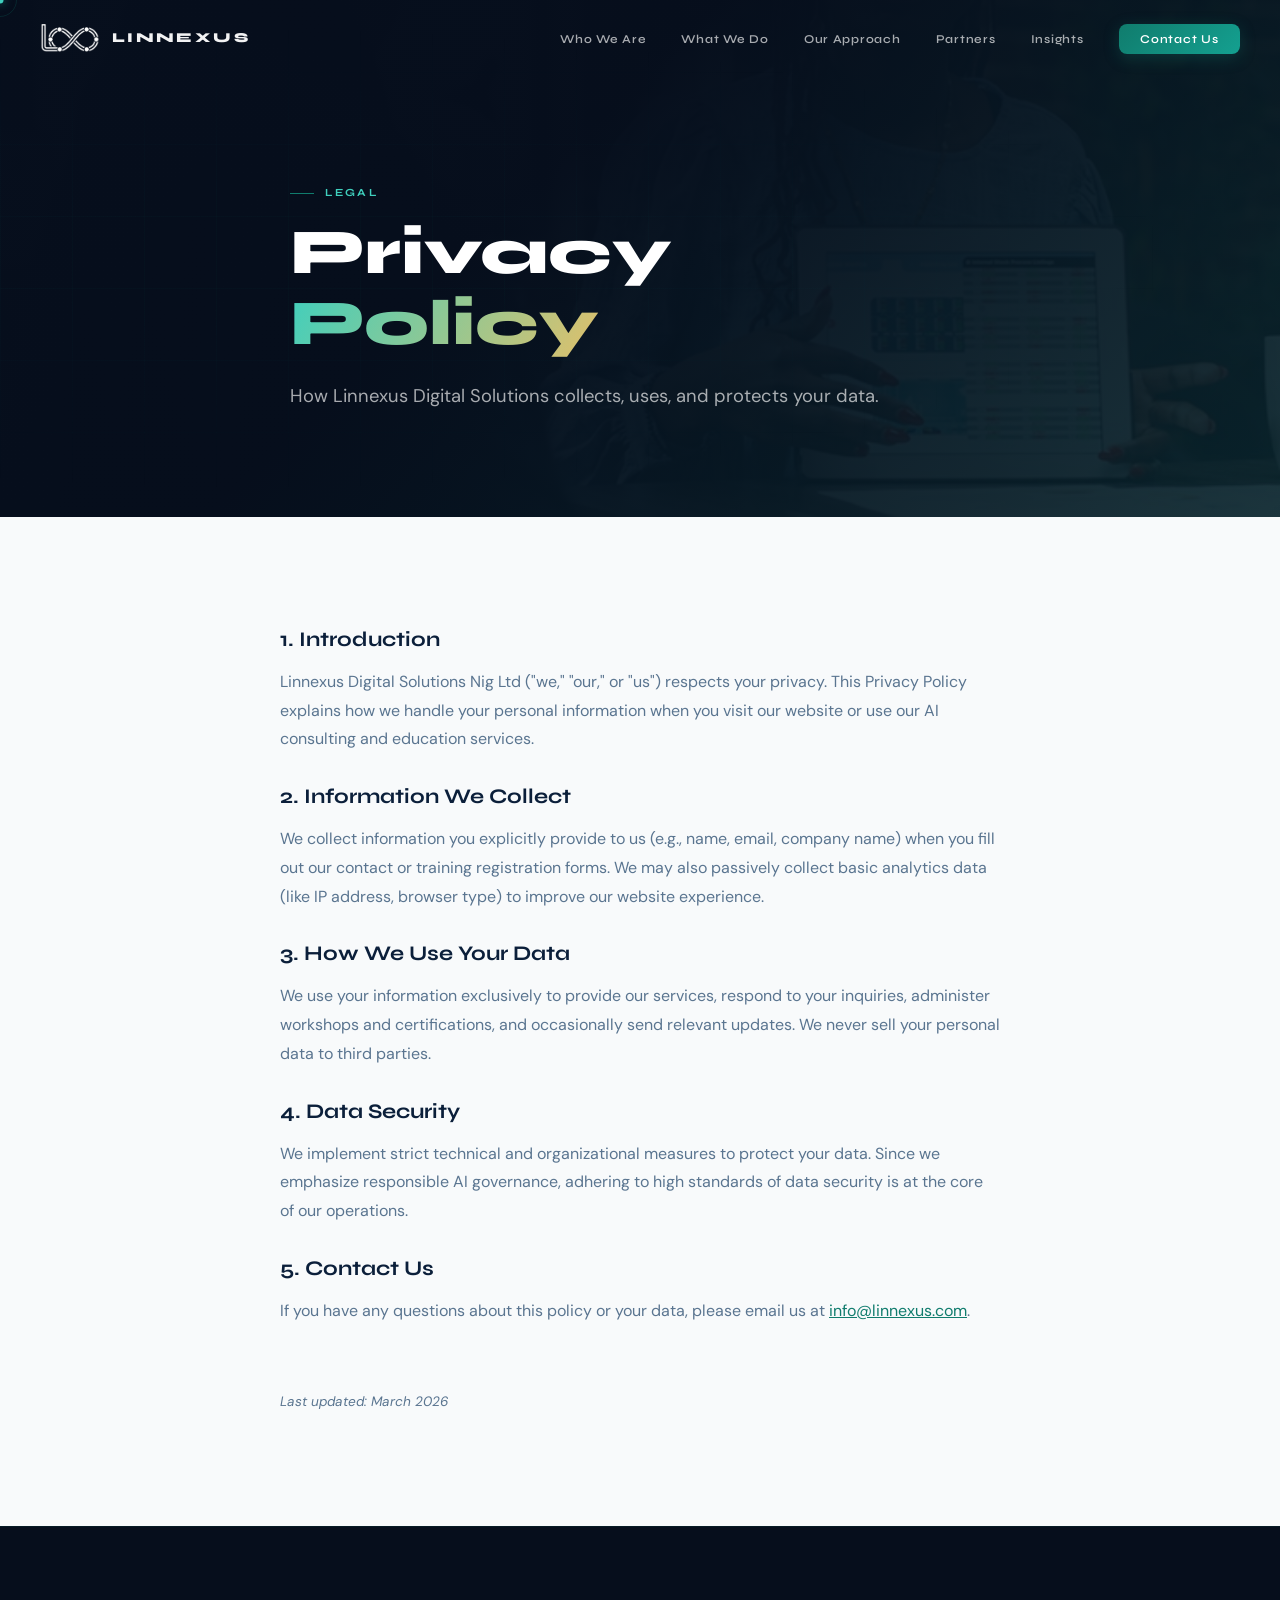
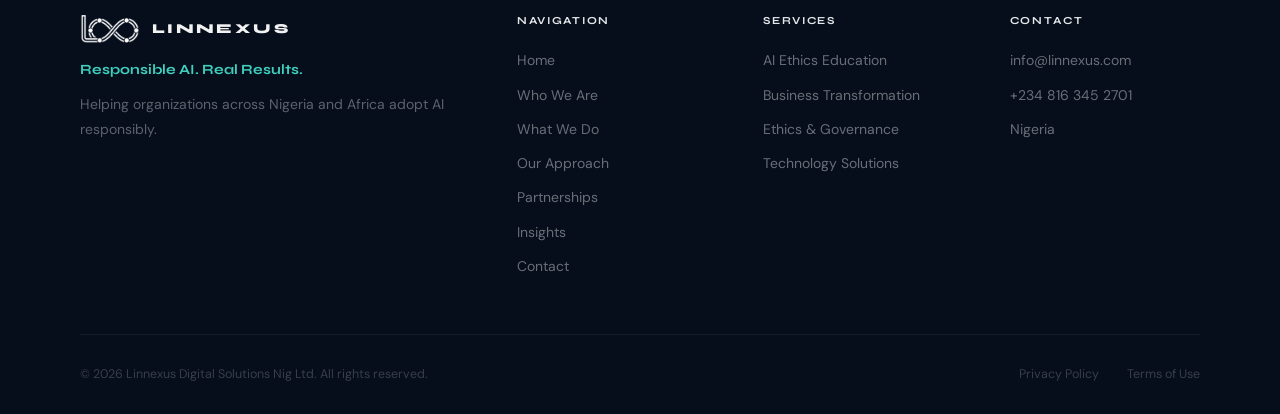
<file: privacy.html>
<!DOCTYPE html>
<html lang="en">

<head>
  <meta charset="UTF-8" />
  <meta name="viewport" content="width=device-width,initial-scale=1.0" />
  <title>Privacy Policy - Linnexus Digital Solutions</title>
  <link rel="preconnect" href="https://fonts.googleapis.com" />
  <link rel="preconnect" href="https://fonts.gstatic.com" crossorigin />
  <link
    href="https://fonts.googleapis.com/css2?family=Syne:wght@400;600;700;800&family=DM+Sans:ital,opsz,wght@0,9..40,300;0,9..40,400;0,9..40,500;1,9..40,300&display=swap"
    rel="stylesheet" />
  <link rel="stylesheet" href="style.css" />
  <!-- Favicon and Social Thumbnails -->
  <link rel="icon" type="image/svg+xml" href="images/favicon.svg" />
  <link rel="apple-touch-icon" href="images/favicon.svg" />
  <meta property="og:title" content="Linnexus Digital Solutions" />
  <meta property="og:description" content="Responsible AI Consulting & Technology Solutions." />
  <meta property="og:image" content="https://www.linnexus.com/images/L.png" />
  <meta property="og:url" content="https://www.linnexus.com/" />
  <meta property="og:type" content="website" />
  <meta name="twitter:card" content="summary_large_image" />
  <meta name="twitter:title" content="Linnexus Digital Solutions" />
  <meta name="twitter:description" content="Responsible AI Consulting & Technology Solutions." />
  <meta name="twitter:image" content="https://www.linnexus.com/images/L.png" />
</head>

<body>
  <div class="cur-dot"></div>
  <div class="cur-ring"></div>
  <canvas id="particles"></canvas>
  <div class="hero-bg"></div>
  <div class="hero-grid-lines"></div>
  <div class="hero-orb-1"></div>
  <div class="hero-orb-2"></div>
  <nav class="nav" id="nav">
    <div class="nav-in">
      <a href="/" class="logo"><img src="images/logo.png" class="logo-img" alt="Linnexus" /><span
          class="logo-text">LINNEXUS</span></a>
      <ul class="nav-links">
        <li><a href="about">Who We Are</a></li>
        <li><a href="services">What We Do</a></li>
        <li><a href="approach">Our Approach</a></li>
        <li><a href="partners">Partners</a></li>
        <li><a href="insight">Insights</a></li>
        <li><a href="contact" class="nav-cta">Contact Us</a></li>
      </ul>
      <button class="hamburger" id="hamburger"><span></span><span></span><span></span></button>
    </div>
  </nav>
  <div class="mob-menu" id="mobMenu">
    <ul>
      <li><a href="about">Who We Are</a></li>
      <li><a href="services">What We Do</a></li>
      <li><a href="approach">Our Approach</a></li>
      <li><a href="partners">Partners</a></li>
      <li><a href="insight">Insights</a></li>
      <li><a href="contact">Contact Us</a></li>
    </ul>
  </div>

  <!-- PAGE HERO (dark) -->
  <section class="phero">
    <div class="phero-photo" style="background-image:url('images/about-story.jpg')"></div>
    <div class="phero-grad"></div>
    <div class="phero-grid"></div>
    <div class="wrap">
      <div class="eyebrow teal fade-up">Legal</div>
      <h1 class="fade-up d1">Privacy<br /><span class="accent">Policy</span></h1>
      <p class="fade-up d2">How Linnexus Digital Solutions collects, uses, and protects your data.</p>
    </div>
  </section>

  
  <!-- CONTENT -->
  <section class="sect-white pad">
    <div class="wrap" style="max-width: 800px; margin: 0 auto; line-height: 1.8;">
      <h3 style="margin-bottom: 1rem;">1. Introduction</h3>
      <p style="margin-bottom: 2rem; color: var(--w-muted);">Linnexus Digital Solutions Nig Ltd ("we," "our," or "us") respects your privacy. This Privacy Policy explains how we handle your personal information when you visit our website or use our AI consulting and education services.</p>
      
      <h3 style="margin-bottom: 1rem;">2. Information We Collect</h3>
      <p style="margin-bottom: 2rem; color: var(--w-muted);">We collect information you explicitly provide to us (e.g., name, email, company name) when you fill out our contact or training registration forms. We may also passively collect basic analytics data (like IP address, browser type) to improve our website experience.</p>
      
      <h3 style="margin-bottom: 1rem;">3. How We Use Your Data</h3>
      <p style="margin-bottom: 2rem; color: var(--w-muted);">We use your information exclusively to provide our services, respond to your inquiries, administer workshops and certifications, and occasionally send relevant updates. We never sell your personal data to third parties.</p>

      <h3 style="margin-bottom: 1rem;">4. Data Security</h3>
      <p style="margin-bottom: 2rem; color: var(--w-muted);">We implement strict technical and organizational measures to protect your data. Since we emphasize responsible AI governance, adhering to high standards of data security is at the core of our operations.</p>
      
      <h3 style="margin-bottom: 1rem;">5. Contact Us</h3>
      <p style="margin-bottom: 2rem; color: var(--w-muted);">If you have any questions about this policy or your data, please email us at <a href="mailto:info@linnexus.com" style="color:var(--teal);text-decoration:underline;">info@linnexus.com</a>.</p>
      
      <p style="font-size: 0.85rem; color: var(--w-muted); margin-top: 4rem;"><em>Last updated: March 2026</em></p>
    </div>
  </section>
<footer class="footer">
    <div class="wrap">
      <div class="footer-grid">
        <div class="footer-brand"><a href="/" class="logo"><img src="images/logo.png" class="logo-img"
              alt="Linnexus" style="filter:brightness(0) invert(1);" /><span class="logo-text">LINNEXUS</span></a>
          <p class="f-tag">Responsible AI. Real Results.</p>
          <p class="f-desc">Helping organizations across Nigeria and Africa adopt AI responsibly.</p>
        </div>
        <div class="footer-col">
          <h5>Navigation</h5>
          <ul>
            <li><a href="/">Home</a></li>
            <li><a href="about">Who We Are</a></li>
            <li><a href="services">What We Do</a></li>
            <li><a href="approach">Our Approach</a></li>
            <li><a href="partners">Partnerships</a></li>
            <li><a href="insight">Insights</a></li>
            <li><a href="contact">Contact</a></li>
          </ul>
        </div>
        <div class="footer-col">
          <h5>Services</h5>
          <ul>
            <li><a href="services">AI Ethics Education</a></li>
            <li><a href="services">Business Transformation</a></li>
            <li><a href="services">Ethics &amp; Governance</a></li>
            <li><a href="services">Technology Solutions</a></li>
          </ul>
        </div>
        <div class="footer-col">
          <h5>Contact</h5>
          <ul>
            <li><a href="mailto:info@linnexus.com">info@linnexus.com</a></li>
            <li><a href="tel:+2348163452701">+234 816 345 2701</a></li>
            <li>Nigeria</li>
          </ul>
        </div>
      </div>
      <div class="footer-bot">
        <p>&copy; 2026 Linnexus Digital Solutions Nig Ltd. All rights reserved.</p>
        <div class="footer-leg"><a href="privacy">Privacy Policy</a><a href="terms">Terms of Use</a></div>
      </div>
    </div>
  </footer>
  <script src="main.js"></script>
</body>

</html>
</file>
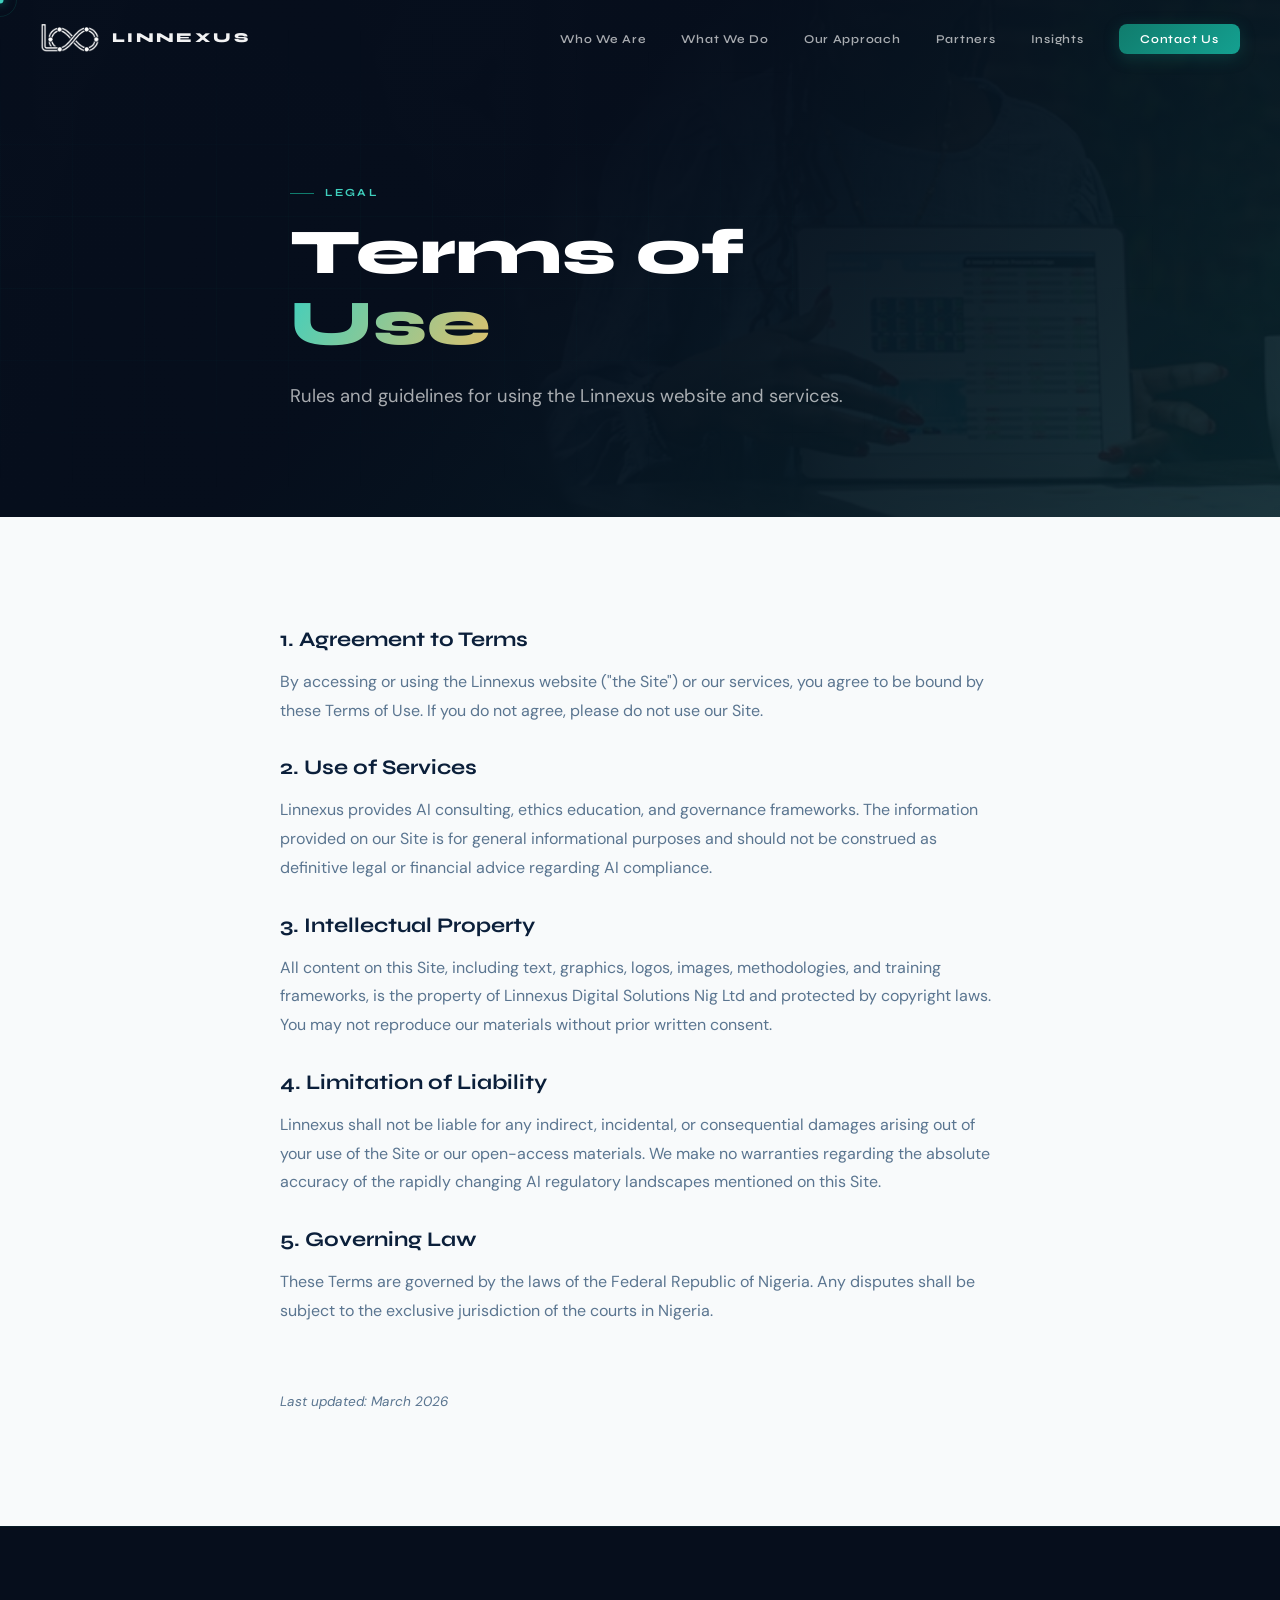
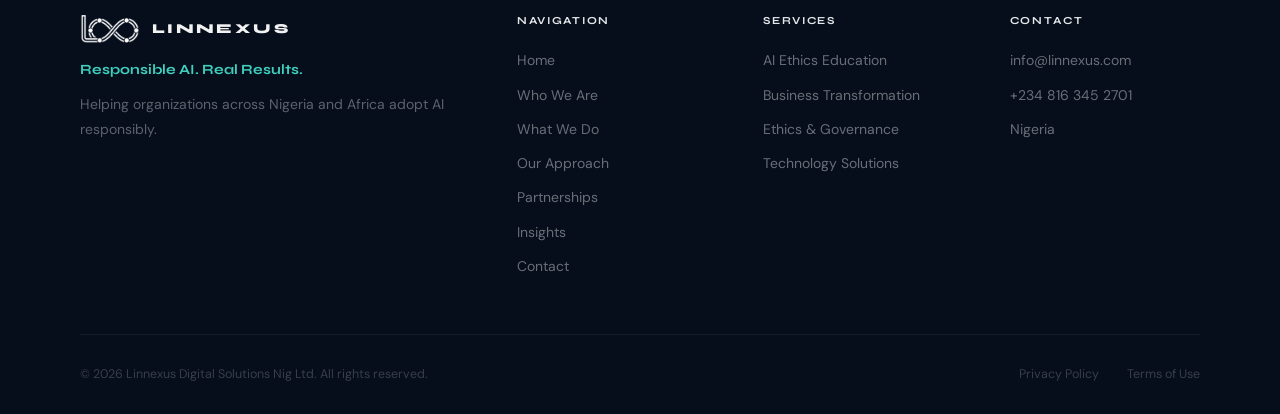
<file: terms.html>
<!DOCTYPE html>
<html lang="en">

<head>
  <meta charset="UTF-8" />
  <meta name="viewport" content="width=device-width,initial-scale=1.0" />
  <title>Terms of Use - Linnexus Digital Solutions</title>
  <link rel="preconnect" href="https://fonts.googleapis.com" />
  <link rel="preconnect" href="https://fonts.gstatic.com" crossorigin />
  <link
    href="https://fonts.googleapis.com/css2?family=Syne:wght@400;600;700;800&family=DM+Sans:ital,opsz,wght@0,9..40,300;0,9..40,400;0,9..40,500;1,9..40,300&display=swap"
    rel="stylesheet" />
  <link rel="stylesheet" href="style.css" />
  <!-- Favicon and Social Thumbnails -->
  <link rel="icon" type="image/svg+xml" href="images/favicon.svg" />
  <link rel="apple-touch-icon" href="images/favicon.svg" />
  <meta property="og:title" content="Linnexus Digital Solutions" />
  <meta property="og:description" content="Responsible AI Consulting & Technology Solutions." />
  <meta property="og:image" content="https://www.linnexus.com/images/L.png" />
  <meta property="og:url" content="https://www.linnexus.com/" />
  <meta property="og:type" content="website" />
  <meta name="twitter:card" content="summary_large_image" />
  <meta name="twitter:title" content="Linnexus Digital Solutions" />
  <meta name="twitter:description" content="Responsible AI Consulting & Technology Solutions." />
  <meta name="twitter:image" content="https://www.linnexus.com/images/L.png" />
</head>

<body>
  <div class="cur-dot"></div>
  <div class="cur-ring"></div>
  <canvas id="particles"></canvas>
  <div class="hero-bg"></div>
  <div class="hero-grid-lines"></div>
  <div class="hero-orb-1"></div>
  <div class="hero-orb-2"></div>
  <nav class="nav" id="nav">
    <div class="nav-in">
      <a href="/" class="logo"><img src="images/logo.png" class="logo-img" alt="Linnexus" /><span
          class="logo-text">LINNEXUS</span></a>
      <ul class="nav-links">
        <li><a href="about">Who We Are</a></li>
        <li><a href="services">What We Do</a></li>
        <li><a href="approach">Our Approach</a></li>
        <li><a href="partners">Partners</a></li>
        <li><a href="insight">Insights</a></li>
        <li><a href="contact" class="nav-cta">Contact Us</a></li>
      </ul>
      <button class="hamburger" id="hamburger"><span></span><span></span><span></span></button>
    </div>
  </nav>
  <div class="mob-menu" id="mobMenu">
    <ul>
      <li><a href="about">Who We Are</a></li>
      <li><a href="services">What We Do</a></li>
      <li><a href="approach">Our Approach</a></li>
      <li><a href="partners">Partners</a></li>
      <li><a href="insight">Insights</a></li>
      <li><a href="contact">Contact Us</a></li>
    </ul>
  </div>

  <!-- PAGE HERO (dark) -->
  <section class="phero">
    <div class="phero-photo" style="background-image:url('images/about-story.jpg')"></div>
    <div class="phero-grad"></div>
    <div class="phero-grid"></div>
    <div class="wrap">
      <div class="eyebrow teal fade-up">Legal</div>
      <h1 class="fade-up d1">Terms of<br /><span class="accent">Use</span></h1>
      <p class="fade-up d2">Rules and guidelines for using the Linnexus website and services.</p>
    </div>
  </section>

  
  <!-- CONTENT -->
  <section class="sect-white pad">
    <div class="wrap" style="max-width: 800px; margin: 0 auto; line-height: 1.8;">
      <h3 style="margin-bottom: 1rem;">1. Agreement to Terms</h3>
      <p style="margin-bottom: 2rem; color: var(--w-muted);">By accessing or using the Linnexus website ("the Site") or our services, you agree to be bound by these Terms of Use. If you do not agree, please do not use our Site.</p>
      
      <h3 style="margin-bottom: 1rem;">2. Use of Services</h3>
      <p style="margin-bottom: 2rem; color: var(--w-muted);">Linnexus provides AI consulting, ethics education, and governance frameworks. The information provided on our Site is for general informational purposes and should not be construed as definitive legal or financial advice regarding AI compliance.</p>
      
      <h3 style="margin-bottom: 1rem;">3. Intellectual Property</h3>
      <p style="margin-bottom: 2rem; color: var(--w-muted);">All content on this Site, including text, graphics, logos, images, methodologies, and training frameworks, is the property of Linnexus Digital Solutions Nig Ltd and protected by copyright laws. You may not reproduce our materials without prior written consent.</p>

      <h3 style="margin-bottom: 1rem;">4. Limitation of Liability</h3>
      <p style="margin-bottom: 2rem; color: var(--w-muted);">Linnexus shall not be liable for any indirect, incidental, or consequential damages arising out of your use of the Site or our open-access materials. We make no warranties regarding the absolute accuracy of the rapidly changing AI regulatory landscapes mentioned on this Site.</p>
      
      <h3 style="margin-bottom: 1rem;">5. Governing Law</h3>
      <p style="margin-bottom: 2rem; color: var(--w-muted);">These Terms are governed by the laws of the Federal Republic of Nigeria. Any disputes shall be subject to the exclusive jurisdiction of the courts in Nigeria.</p>
      
      <p style="font-size: 0.85rem; color: var(--w-muted); margin-top: 4rem;"><em>Last updated: March 2026</em></p>
    </div>
  </section>
<footer class="footer">
    <div class="wrap">
      <div class="footer-grid">
        <div class="footer-brand"><a href="/" class="logo"><img src="images/logo.png" class="logo-img"
              alt="Linnexus" style="filter:brightness(0) invert(1);" /><span class="logo-text">LINNEXUS</span></a>
          <p class="f-tag">Responsible AI. Real Results.</p>
          <p class="f-desc">Helping organizations across Nigeria and Africa adopt AI responsibly.</p>
        </div>
        <div class="footer-col">
          <h5>Navigation</h5>
          <ul>
            <li><a href="/">Home</a></li>
            <li><a href="about">Who We Are</a></li>
            <li><a href="services">What We Do</a></li>
            <li><a href="approach">Our Approach</a></li>
            <li><a href="partners">Partnerships</a></li>
            <li><a href="insight">Insights</a></li>
            <li><a href="contact">Contact</a></li>
          </ul>
        </div>
        <div class="footer-col">
          <h5>Services</h5>
          <ul>
            <li><a href="services">AI Ethics Education</a></li>
            <li><a href="services">Business Transformation</a></li>
            <li><a href="services">Ethics &amp; Governance</a></li>
            <li><a href="services">Technology Solutions</a></li>
          </ul>
        </div>
        <div class="footer-col">
          <h5>Contact</h5>
          <ul>
            <li><a href="mailto:info@linnexus.com">info@linnexus.com</a></li>
            <li><a href="tel:+2348163452701">+234 816 345 2701</a></li>
            <li>Nigeria</li>
          </ul>
        </div>
      </div>
      <div class="footer-bot">
        <p>&copy; 2026 Linnexus Digital Solutions Nig Ltd. All rights reserved.</p>
        <div class="footer-leg"><a href="privacy">Privacy Policy</a><a href="terms">Terms of Use</a></div>
      </div>
    </div>
  </footer>
  <script src="main.js"></script>
</body>

</html>
</file>
<file: style.css>
/* ================================================================
   LINNEXUS v4 — Dark Navy · Gold Accents · One White Section/Page
   ================================================================ */

@import url('https://fonts.googleapis.com/css2?family=Syne:wght@400;600;700;800&family=DM+Sans:ital,opsz,wght@0,9..40,300;0,9..40,400;0,9..40,500;1,9..40,300&display=swap');

:root {
  --navy: #0B1F3A;
  --navy-mid: #0F2847;
  --navy-deep: #060E1C;
  --navy-card: #0D2240;
  --navy-glass: rgba(11, 31, 58, 0.6);
  --teal: #107C6D;
  --teal-l: #14A090;
  --teal-xl: #3FCFBD;
  --teal-dim: rgba(16, 124, 109, 0.10);
  --teal-b: rgba(16, 124, 109, 0.22);
  --teal-glow: rgba(16, 124, 109, 0.30);
  --gold: #C9A84C;
  --gold-l: #E2C06A;
  --gold-dim: rgba(201, 168, 76, 0.12);
  --gold-b: rgba(201, 168, 76, 0.25);
  /* White section palette */
  --w-bg: #F8FAFB;
  --w-card: #FFFFFF;
  --w-border: #E0EAF2;
  --w-text: #0B1F3A;
  --w-muted: #5A7590;
  /* Typography */
  --d: 'DM Sans', sans-serif;
  --s: 'Syne', sans-serif;
  /* Misc */
  --r: 12px;
  --rl: 20px;
  --rxl: 28px;
  --ease: cubic-bezier(0.4, 0, 0.2, 1);
  --spring: cubic-bezier(0.34, 1.56, 0.64, 1);
}

*,
*::before,
*::after {
  box-sizing: border-box;
  margin: 0;
  padding: 0
}

html {
  scroll-behavior: smooth
}

body {
  font-family: var(--d);
  background: var(--navy);
  color: #fff;
  line-height: 1.65;
  overflow-x: hidden;
  cursor: none
}

/* ── CURSOR ── */
.cur {
  position: fixed;
  z-index: 9999;
  pointer-events: none;
  transform: translate(-50%, -50%)
}

.cur-dot {
  width: 7px;
  height: 7px;
  border-radius: 50%;
  background: var(--teal-xl);
  box-shadow: 0 0 10px var(--teal)
}

.cur-ring {
  width: 34px;
  height: 34px;
  border-radius: 50%;
  border: 1.5px solid var(--teal-b);
  top: 0;
  left: 0;
  transition: width .3s var(--ease), height .3s var(--ease), border-color .3s
}

.cur-dot,
.cur-ring {
  position: fixed;
  pointer-events: none;
  transform: translate(-50%, -50%);
  z-index: 9999
}

/* ── TYPOGRAPHY ── */
h1,
h2,
h3,
h4,
h5 {
  font-family: var(--s);
  line-height: 1.1
}

h1 {
  font-size: clamp(2.1rem, 5vw, 4.4rem);
  font-weight: 800
}

h2 {
  font-size: clamp(1.6rem, 4vw, 3rem);
  font-weight: 700
}

h3 {
  font-size: 1.3rem;
  font-weight: 700
}

h4 {
  font-size: 1rem;
  font-weight: 700
}

p {
  font-size: 1rem;
  line-height: 1.8
}

.accent {
  background: linear-gradient(120deg, var(--teal-xl), var(--gold-l));
  -webkit-background-clip: text;
  background-clip: text;
  color: transparent
}

.eyebrow {
  font-family: var(--s);
  font-size: .68rem;
  font-weight: 700;
  letter-spacing: .22em;
  text-transform: uppercase;
  display: inline-flex;
  align-items: center;
  gap: .7rem;
  margin-bottom: 1rem
}

.eyebrow::before {
  content: '';
  width: 24px;
  height: 1.5px;
  flex-shrink: 0
}

.eyebrow.teal {
  color: var(--teal-xl)
}

.eyebrow.teal::before {
  background: var(--teal)
}

.eyebrow.gold {
  color: var(--gold-l)
}

.eyebrow.gold::before {
  background: var(--gold)
}

.eyebrow.w-teal {
  color: var(--teal)
}

.eyebrow.w-teal::before {
  background: var(--teal)
}

.eyebrow.center {
  justify-content: center
}

.eyebrow.center::before {
  display: none
}

/* ── LAYOUT ── */
.wrap {
  max-width: 1200px;
  margin: 0 auto;
  padding: 0 2.5rem
}

.pad {
  padding: 7rem 0
}

.pad-sm {
  padding: 4.5rem 0
}

.s-head {
  margin-bottom: 3.5rem
}

.s-head.c {
  text-align: center
}

.s-head.c p {
  max-width: 560px;
  margin: .75rem auto 0;
  color: rgba(255, 255, 255, .6)
}

.s-head p {
  margin-top: .75rem;
  max-width: 540px;
  color: rgba(255, 255, 255, .6)
}

/* ─── DARK SECTION (default) ─── */
.sect {
  background: var(--navy)
}

.sect-deep {
  background: var(--navy-deep)
}

.sect-mid {
  background: var(--navy-mid)
}

/* ─── WHITE SECTION ─── */
.sect-white {
  background: var(--w-bg)
}

.sect-white h2,
.sect-white h3,
.sect-white h4 {
  color: var(--w-text)
}

.sect-white p {
  color: var(--w-muted)
}

.sect-white .s-head p {
  color: var(--w-muted)
}

.sect-white .s-head.c p {
  color: var(--w-muted)
}

/* ── NAV ── */
.nav {
  position: fixed;
  top: 0;
  left: 0;
  right: 0;
  z-index: 900;
  padding: 0 2.5rem;
  transition: all .4s var(--ease)
}

.nav.scrolled {
  background: rgba(6, 14, 28, .92);
  backdrop-filter: blur(28px);
  box-shadow: 0 1px 0 rgba(16, 124, 109, .15), 0 4px 24px rgba(0, 0, 0, .35)
}

.nav-in {
  max-width: 1200px;
  margin: 0 auto;
  display: flex;
  align-items: center;
  justify-content: space-between;
  height: 76px
}

/* LOGO */
.logo {
  display: flex;
  align-items: center;
  gap: 12px;
  text-decoration: none
}

.logo-img {
  height: 28px;
  width: auto;
  transition: transform .4s var(--spring), filter .3s
}

.logo:hover .logo-img {
  transform: scale(1.06) rotate(-3deg)
}

.logo-text {
  font-family: var(--s);
  font-weight: 800;
  font-size: .85rem;
  letter-spacing: .18em;
  color: rgba(255, 255, 255, .95);
  transition: color .3s
}

.nav-links {
  display: flex;
  align-items: center;
  gap: 2.2rem;
  list-style: none
}

.nav-links a {
  font-family: var(--s);
  font-size: .75rem;
  font-weight: 600;
  letter-spacing: .06em;
  color: rgba(255, 255, 255, .65);
  text-decoration: none;
  transition: color .3s;
  position: relative;
  padding-bottom: 3px
}

.nav-links a::after {
  content: '';
  position: absolute;
  bottom: 0;
  left: 0;
  right: 0;
  height: 1.5px;
  background: linear-gradient(90deg, var(--teal), var(--gold));
  transform: scaleX(0);
  transform-origin: left;
  transition: transform .35s var(--ease)
}

.nav-links a:hover,
.nav-links a.active {
  color: #fff
}

.nav-links a:hover::after,
.nav-links a.active::after {
  transform: scaleX(1)
}

.nav-cta {
  background: linear-gradient(135deg, var(--teal), var(--teal-l)) !important;
  color: #fff !important;
  padding: .5rem 1.35rem !important;
  border-radius: 8px !important;
  box-shadow: 0 4px 16px var(--teal-glow) !important;
  transition: transform .3s var(--spring), box-shadow .3s !important
}

.nav-cta::after {
  display: none !important
}

.nav-cta:hover {
  transform: translateY(-2px) !important;
  box-shadow: 0 8px 26px var(--teal-glow) !important;
  color: #fff !important
}

.hamburger {
  display: none;
  flex-direction: column;
  gap: 5px;
  background: none;
  border: none;
  cursor: none;
  padding: 4px
}

.hamburger span {
  display: block;
  width: 24px;
  height: 2px;
  border-radius: 2px;
  background: rgba(255, 255, 255, .8);
  transition: all .3s
}

.mob-menu {
  display: none;
  position: fixed;
  inset: 0;
  z-index: 800;
  background: rgba(6, 14, 28, .98);
  backdrop-filter: blur(24px);
  padding: 7rem 2.5rem 2rem;
  flex-direction: column
}

.mob-menu.open {
  display: flex
}

.mob-menu ul {
  list-style: none;
  display: flex;
  flex-direction: column;
  gap: 1.5rem
}

.mob-menu a {
  font-family: var(--s);
  font-size: 1.7rem;
  font-weight: 700;
  color: rgba(255, 255, 255, .9);
  text-decoration: none;
  transition: color .3s
}

.mob-menu a:hover {
  color: var(--teal-xl)
}

/* ── BUTTONS ── */
.btn {
  display: inline-flex;
  align-items: center;
  gap: .55rem;
  font-family: var(--s);
  font-size: .85rem;
  font-weight: 700;
  text-decoration: none;
  border: none;
  cursor: none;
  border-radius: 10px;
  padding: .9rem 2.1rem;
  transition: transform .3s var(--spring), box-shadow .3s, background .3s
}

.btn-teal {
  background: linear-gradient(135deg, var(--teal), var(--teal-l));
  color: #fff;
  box-shadow: 0 4px 18px var(--teal-glow)
}

.btn-teal:hover {
  transform: translateY(-3px);
  box-shadow: 0 10px 30px var(--teal-glow)
}

.btn-gold {
  background: linear-gradient(135deg, var(--gold), var(--gold-l));
  color: var(--navy);
  box-shadow: 0 4px 18px var(--gold-dim)
}

.btn-gold:hover {
  transform: translateY(-3px);
  box-shadow: 0 10px 30px rgba(201, 168, 76, .4)
}

.btn-ghost {
  background: rgba(255, 255, 255, .06);
  color: #fff;
  border: 1.5px solid rgba(255, 255, 255, .18);
  backdrop-filter: blur(8px)
}

.btn-ghost:hover {
  background: rgba(255, 255, 255, .12);
  border-color: rgba(255, 255, 255, .5);
  transform: translateY(-3px)
}

.btn-outline-w {
  background: transparent;
  color: var(--w-text);
  border: 2px solid var(--w-text)
}

.btn-outline-w:hover {
  background: var(--w-text);
  color: #fff;
  transform: translateY(-3px)
}

.link-arr {
  display: inline-flex;
  align-items: center;
  gap: .5rem;
  color: var(--teal-xl);
  font-family: var(--s);
  font-size: .88rem;
  font-weight: 700;
  text-decoration: none;
  transition: gap .3s, color .3s;
  cursor: none
}

.link-arr:hover {
  gap: .85rem;
  color: var(--gold-l)
}

.link-arr-w {
  display: inline-flex;
  align-items: center;
  gap: .5rem;
  color: var(--teal);
  font-family: var(--s);
  font-size: .88rem;
  font-weight: 700;
  text-decoration: none;
  transition: gap .3s, color .3s;
  cursor: none
}

.link-arr-w:hover {
  gap: .85rem;
  color: var(--navy)
}

/* ── HERO ── */
.hero {
  min-height: 100vh;
  display: grid;
  grid-template-columns: 1fr 1fr;
  align-items: center;
  gap: 4rem;
  max-width: 1200px;
  margin: 0 auto;
  padding: 10rem 2.5rem 5rem;
  position: relative;
  z-index: 1
}

/* fixed bg layer */
.hero-bg {
  position: fixed;
  inset: 0;
  z-index: -3;
  background: var(--navy-deep)
}

.hero-img-bg {
  position: fixed;
  inset: 0;
  z-index: -2;
  background-image: url('images/hero-bg.jpg');
  background-size: cover;
  background-position: center;
  opacity: .07;
  animation: bgDrift 24s ease-in-out infinite alternate
}

@keyframes bgDrift {
  from {
    transform: scale(1)
  }

  to {
    transform: scale(1.05)
  }
}

.hero-grid-lines {
  position: fixed;
  inset: 0;
  z-index: -2;
  pointer-events: none;
  background-image: linear-gradient(rgba(16, 124, 109, 0.05) 1px, transparent 1px), linear-gradient(90deg, rgba(16, 124, 109, 0.05) 1px, transparent 1px);
  background-size: 72px 72px;
  mask-image: radial-gradient(ellipse 80% 60% at 50% 40%, black, transparent)
}

.hero-orb-1 {
  position: fixed;
  width: 600px;
  height: 600px;
  border-radius: 50%;
  background: radial-gradient(circle, rgba(16, 124, 109, .18), transparent 65%);
  top: -160px;
  right: -100px;
  filter: blur(80px);
  z-index: -2;
  animation: o1 14s ease-in-out infinite alternate;
  pointer-events: none
}

.hero-orb-2 {
  position: fixed;
  width: 400px;
  height: 400px;
  border-radius: 50%;
  background: radial-gradient(circle, rgba(201, 168, 76, .08), transparent 65%);
  bottom: 80px;
  left: -80px;
  filter: blur(100px);
  z-index: -2;
  animation: o2 18s ease-in-out infinite alternate;
  pointer-events: none
}

@keyframes o1 {
  from {
    transform: translate(0, 0)
  }

  to {
    transform: translate(50px, 40px)
  }
}

@keyframes o2 {
  from {
    transform: translate(0, 0)
  }

  to {
    transform: translate(-30px, 30px)
  }
}

#particles {
  position: fixed;
  inset: 0;
  z-index: -1;
  pointer-events: none
}

.badge {
  display: inline-flex;
  align-items: center;
  gap: .55rem;
  font-family: var(--s);
  font-size: .68rem;
  font-weight: 700;
  letter-spacing: .18em;
  text-transform: uppercase;
  color: var(--teal-xl);
  border: 1px solid var(--teal-b);
  background: rgba(16, 124, 109, .08);
  padding: .45rem 1.2rem;
  border-radius: 999px;
  margin-bottom: 2rem;
  backdrop-filter: blur(6px);
  animation: badgePop .6s var(--spring) both
}

.badge-dot {
  width: 7px;
  height: 7px;
  border-radius: 50%;
  background: var(--teal-xl);
  box-shadow: 0 0 8px var(--teal-xl);
  animation: blink 2s ease-in-out infinite
}

@keyframes badgePop {
  from {
    opacity: 0;
    transform: translateY(10px) scale(.9)
  }

  to {
    opacity: 1;
    transform: none
  }
}

@keyframes blink {

  0%,
  100% {
    opacity: 1;
    transform: scale(1)
  }

  50% {
    opacity: .5;
    transform: scale(1.5)
  }
}

.hero-title {
  color: #fff;
  margin-bottom: 1.6rem
}

.hero-sub {
  font-size: 1.08rem;
  color: rgba(255, 255, 255, .62);
  margin-bottom: 2.8rem;
  max-width: 480px
}

.hero-btns {
  display: flex;
  gap: 1rem;
  flex-wrap: wrap;
  margin-bottom: 3rem
}

.hero-scroll {
  display: flex;
  align-items: center;
  gap: .8rem;
  font-family: var(--s);
  font-size: .65rem;
  letter-spacing: .14em;
  text-transform: uppercase;
  color: rgba(255, 255, 255, .28)
}

.scroll-ln {
  width: 1.5px;
  height: 36px;
  background: linear-gradient(to bottom, var(--teal), transparent);
  animation: scrollLn 2.2s ease-in-out infinite
}

@keyframes scrollLn {

  0%,
  100% {
    opacity: 1;
    transform: scaleY(1)
  }

  50% {
    opacity: .3;
    transform: scaleY(.4)
  }
}

/* Hero visual — photo card */
.hero-card {
  position: relative;
  border-radius: var(--rxl);
  overflow: hidden;
  box-shadow: 0 30px 80px rgba(0, 0, 0, .5), 0 0 60px rgba(16, 124, 109, .18);
  animation: cardFloat 7s ease-in-out infinite alternate;
  border: 1px solid rgba(255, 255, 255, .1)
}

.hero-card img {
  width: 100%;
  height: 460px;
  object-fit: cover;
  display: block
}

.hero-card-overlay {
  position: absolute;
  bottom: 0;
  left: 0;
  right: 0;
  background: linear-gradient(to top, rgba(6, 14, 28, .9) 0%, transparent 55%);
  padding: 2.2rem 2rem 1.8rem
}

.hero-card::after {
  content: '';
  position: absolute;
  inset: 0;
  border: 1px solid rgba(255, 255, 255, .08);
  border-radius: var(--rxl);
  pointer-events: none
}

.hero-card-tag {
  display: inline-flex;
  align-items: center;
  gap: .45rem;
  font-family: var(--s);
  font-size: .65rem;
  font-weight: 700;
  letter-spacing: .14em;
  text-transform: uppercase;
  color: var(--teal-xl);
  margin-bottom: .55rem
}

.hero-card-tag-dot {
  width: 5px;
  height: 5px;
  border-radius: 50%;
  background: var(--teal-xl);
  animation: blink 2s ease-in-out infinite
}

.hero-card-title {
  font-family: var(--s);
  font-size: 1.05rem;
  font-weight: 700;
  color: #fff;
  line-height: 1.35
}

.hero-chip {
  position: absolute;
  top: 1.4rem;
  right: 1.4rem;
  background: rgba(6, 14, 28, .78);
  backdrop-filter: blur(14px);
  border: 1px solid rgba(255, 255, 255, .1);
  border-radius: var(--r);
  padding: 1rem 1.1rem;
  display: flex;
  flex-direction: column;
  gap: .8rem
}

.hstat {
  display: flex;
  flex-direction: column;
  align-items: center
}

.hstat-n {
  font-family: var(--s);
  font-size: 1.5rem;
  font-weight: 800;
  color: #fff;
  line-height: 1
}

.hstat-l {
  font-size: .58rem;
  color: rgba(255, 255, 255, .4);
  text-align: center;
  margin-top: 2px
}

@keyframes cardFloat {
  from {
    transform: translateY(0) rotate(-.6deg)
  }

  to {
    transform: translateY(-16px) rotate(.6deg)
  }
}

/* ── STATS BAND ── */
.stats-band {
  padding: 4.5rem 0;
  background: var(--navy-deep);
  border-top: 1px solid rgba(16, 124, 109, .12);
  border-bottom: 1px solid rgba(16, 124, 109, .12)
}

.stats-row {
  display: grid;
  grid-template-columns: repeat(4, 1fr);
  gap: 2rem;
  text-align: center
}

.stat-n {
  font-family: var(--s);
  font-size: 3.4rem;
  font-weight: 800;
  background: linear-gradient(120deg, #fff, var(--teal-xl));
  -webkit-background-clip: text;
  background-clip: text;
  color: transparent;
  line-height: 1;
  display: block;
  margin-bottom: .35rem
}

.stat-l {
  font-family: var(--s);
  font-size: .8rem;
  font-weight: 600;
  letter-spacing: .06em;
  color: rgba(255, 255, 255, .4)
}

/* ── SPLIT LAYOUT ── */
.split {
  display: grid;
  grid-template-columns: 1fr 1fr;
  gap: 5rem;
  align-items: center
}

.split-text h2 {
  margin-bottom: 1.2rem
}

.split-text p {
  margin-bottom: 1rem;
  color: rgba(255, 255, 255, .62)
}

/* white section split */
.sect-white .split-text p {
  color: var(--w-muted)
}

/* ── CARDS ── */
/* Dark glass card */
.glass-card {
  background: rgba(255, 255, 255, .04);
  border: 1px solid rgba(255, 255, 255, .08);
  border-radius: var(--rl);
  padding: 1.8rem;
  transition: all .35s var(--ease);
  backdrop-filter: blur(8px)
}

.glass-card:hover {
  background: rgba(255, 255, 255, .08);
  border-color: var(--teal-b);
  transform: translateY(-5px);
  box-shadow: 0 20px 50px rgba(0, 0, 0, .3), 0 0 30px var(--teal-glow)
}

.glass-card h4 {
  color: #fff;
  margin-bottom: .55rem
}

.glass-card p {
  font-size: .9rem;
  color: rgba(255, 255, 255, .55)
}

/* White card (for white sections) */
.w-card {
  background: #fff;
  border: 1px solid var(--w-border);
  border-radius: var(--rl);
  padding: 2rem;
  box-shadow: 0 4px 20px rgba(11, 31, 58, .08);
  transition: all .4s var(--ease)
}

.w-card:hover {
  box-shadow: 0 14px 42px rgba(11, 31, 58, .14);
  transform: translateY(-6px);
  border-color: rgba(16, 124, 109, .25)
}

.w-card::before {
  content: '';
  display: block;
  height: 3px;
  border-radius: 3px 3px 0 0;
  background: linear-gradient(90deg, var(--teal), var(--gold));
  margin: -2rem -2rem 1.5rem;
  border-radius: var(--rl) var(--rl) 0 0
}

.w-card h4 {
  color: var(--w-text);
  margin-bottom: .55rem
}

.w-card p {
  font-size: .9rem;
  color: var(--w-muted)
}

/* Pillar card — icon + text row */
.pillar {
  background: rgba(255, 255, 255, .04);
  border: 1px solid rgba(255, 255, 255, .08);
  border-radius: var(--r);
  padding: 1.5rem;
  display: flex;
  align-items: flex-start;
  gap: 1rem;
  transition: all .3s var(--ease)
}

.pillar:hover {
  background: rgba(16, 124, 109, .12);
  border-color: var(--teal-b);
  transform: translateX(6px)
}

.p-icon {
  width: 42px;
  height: 42px;
  border-radius: 10px;
  background: var(--teal-dim);
  border: 1px solid var(--teal-b);
  display: flex;
  align-items: center;
  justify-content: center;
  flex-shrink: 0;
  transition: transform .3s var(--spring)
}

.pillar:hover .p-icon {
  transform: scale(1.12) rotate(-6deg)
}

.pillar h4 {
  color: #fff;
  margin-bottom: .3rem
}

.pillar p {
  font-size: .88rem;
  color: rgba(255, 255, 255, .5)
}

/* Service card */
.svc-card {
  background: rgba(255, 255, 255, .04);
  border: 1px solid rgba(255, 255, 255, .08);
  border-radius: var(--rxl);
  overflow: hidden;
  transition: all .4s var(--ease)
}

.svc-card:hover {
  transform: translateY(-8px);
  box-shadow: 0 30px 70px rgba(0, 0, 0, .4), 0 0 40px var(--teal-glow);
  border-color: var(--teal-b)
}

.svc-img {
  aspect-ratio: 16/10;
  overflow: hidden;
  position: relative
}

.svc-img img {
  width: 100%;
  height: 100%;
  object-fit: cover;
  display: block;
  transition: transform .7s var(--ease)
}

.svc-card:hover .svc-img img {
  transform: scale(1.07)
}

/* bright service image — no overlay unless needed for text */
.svc-body {
  padding: 1.8rem
}

.svc-num {
  font-family: var(--s);
  font-size: .65rem;
  font-weight: 800;
  letter-spacing: .18em;
  color: var(--teal-xl);
  margin-bottom: .55rem
}

.svc-body h3 {
  color: #fff;
  margin-bottom: .6rem
}

.svc-body p {
  font-size: .9rem;
  color: rgba(255, 255, 255, .55);
  margin-bottom: 1.2rem
}

.svc-link {
  display: inline-flex;
  align-items: center;
  gap: .4rem;
  color: var(--teal-xl);
  font-family: var(--s);
  font-size: .82rem;
  font-weight: 700;
  text-decoration: none;
  transition: gap .3s, color .3s;
  cursor: none
}

.svc-link:hover {
  gap: .7rem;
  color: var(--gold-l)
}

/* Image styles */
.img-b {
  border-radius: var(--rxl);
  overflow: hidden;
  box-shadow: 0 20px 60px rgba(0, 0, 0, .4)
}

.img-b img {
  width: 100%;
  height: 100%;
  object-fit: cover;
  display: block;
  transition: transform .6s var(--ease)
}

.img-b:hover img {
  transform: scale(1.04)
}

.img-cap {
  position: relative;
  border-radius: var(--rxl);
  overflow: hidden;
  box-shadow: 0 12px 40px rgba(0, 0, 0, .35)
}

.img-cap img {
  width: 100%;
  height: 100%;
  object-fit: cover;
  display: block;
  transition: transform .6s var(--ease)
}

.img-cap:hover img {
  transform: scale(1.04)
}

.img-label {
  position: absolute;
  bottom: 0;
  left: 0;
  right: 0;
  background: linear-gradient(to top, rgba(6, 14, 28, .75), transparent 70%);
  padding: 1.2rem 1.2rem 1rem
}

.img-label span {
  font-family: var(--s);
  font-size: .72rem;
  font-weight: 700;
  color: rgba(255, 255, 255, .9);
  letter-spacing: .06em
}

/* White-section image needs lighter shadow */
.sect-white .img-b {
  box-shadow: 0 12px 40px rgba(11, 31, 58, .15)
}

.sect-white .img-cap {
  box-shadow: 0 8px 30px rgba(11, 31, 58, .12)
}

/* 2-col image grid */
.img-grid {
  display: grid;
  grid-template-columns: 1.2fr .8fr;
  gap: 1.2rem
}

.img-col {
  display: flex;
  flex-direction: column;
  gap: 1.2rem
}

/* Image strip */
.img-strip {
  display: grid;
  grid-template-columns: repeat(3, 1fr);
  overflow: hidden
}

.img-strip-item {
  position: relative;
  aspect-ratio: 3/4;
  overflow: hidden
}

.img-strip-item img {
  width: 100%;
  height: 100%;
  object-fit: cover;
  display: block;
  transition: transform .7s var(--ease)
}

.img-strip-item:hover img {
  transform: scale(1.07)
}

.img-strip-text {
  font-family: var(--s);
  color: #ffffff;
  font-size: 36px;
  font-weight: 900;
  letter-spacing: 1px;
  text-shadow: 0 4px 12px rgba(0, 0, 0, 0.9);
  text-align: center;
  width: 100%;
  padding: 0 20px;
  line-height: 1.2;
  display: block;
}

/* Principles */
.principles {
  display: flex;
  flex-wrap: wrap;
  gap: .85rem;
  justify-content: center
}

.prin {
  display: flex;
  align-items: center;
  gap: .65rem;
  background: rgba(255, 255, 255, .05);
  border: 1px solid rgba(255, 255, 255, .1);
  border-radius: 999px;
  padding: .65rem 1.6rem;
  font-family: var(--s);
  font-size: .85rem;
  font-weight: 700;
  color: rgba(255, 255, 255, .65);
  transition: all .35s var(--ease);
  cursor: none
}

.prin:hover {
  background: rgba(16, 124, 109, .18);
  border-color: var(--teal-b);
  color: #fff;
  transform: translateY(-4px);
  box-shadow: 0 8px 24px var(--teal-glow)
}

.prin-dot {
  width: 7px;
  height: 7px;
  border-radius: 50%;
  background: var(--teal-xl);
  box-shadow: 0 0 8px var(--teal);
  flex-shrink: 0
}

/* White section principles */
.sect-white .prin {
  background: #fff;
  border-color: var(--w-border);
  color: var(--w-muted);
  box-shadow: 0 2px 8px rgba(11, 31, 58, .07)
}

.sect-white .prin:hover {
  background: rgba(16, 124, 109, .08);
  border-color: rgba(16, 124, 109, .3);
  color: var(--teal)
}

/* Serve grid */
.serve-grid {
  display: grid;
  grid-template-columns: 1fr 1fr;
  gap: .9rem
}

.serve-item {
  display: flex;
  align-items: center;
  gap: .9rem;
  background: rgba(255, 255, 255, .04);
  border: 1px solid rgba(255, 255, 255, .08);
  border-radius: var(--r);
  padding: 1rem 1.2rem;
  transition: all .3s var(--ease);
  cursor: none
}

.serve-item:hover {
  background: rgba(16, 124, 109, .14);
  border-color: var(--teal-b);
  transform: scale(1.03)
}

.s-icon {
  width: 36px;
  height: 36px;
  border-radius: 9px;
  background: var(--teal-dim);
  border: 1px solid var(--teal-b);
  display: flex;
  align-items: center;
  justify-content: center;
  flex-shrink: 0;
  transition: transform .3s var(--spring)
}

.serve-item:hover .s-icon {
  transform: scale(1.14) rotate(-5deg)
}

.serve-item span {
  font-family: var(--s);
  font-size: .82rem;
  font-weight: 600;
  color: rgba(255, 255, 255, .65);
  transition: color .3s
}

.serve-item:hover span {
  color: #fff
}

/* Steps (white section) */
.steps {
  display: flex;
  flex-direction: column
}

.step {
  display: grid;
  grid-template-columns: 80px 1fr;
  gap: 2.5rem;
  padding: 2.8rem 0;
  border-bottom: 1px solid var(--w-border);
  transition: all .3s var(--ease)
}

.step:last-child {
  border-bottom: none
}

.step:hover {
  padding-left: .6rem
}

.step-num-w {
  width: 62px;
  height: 62px;
  border-radius: var(--r);
  border: 1.5px solid var(--w-border);
  display: flex;
  align-items: center;
  justify-content: center;
  background: #fff;
  box-shadow: 0 4px 12px rgba(11, 31, 58, .08);
  transition: all .3s var(--ease)
}

.step:hover .step-num-w {
  border-color: var(--teal);
  background: rgba(16, 124, 109, .06);
  box-shadow: 0 6px 22px rgba(16, 124, 109, .2)
}

.step-n {
  font-family: var(--s);
  font-size: 1.4rem;
  font-weight: 800;
  color: var(--teal)
}

.step h3 {
  color: var(--w-text);
  margin-bottom: .65rem;
  font-size: 1.3rem
}

.step p {
  color: var(--w-muted);
  max-width: 560px
}

/* Risk cards */
.risk-cards {
  display: grid;
  grid-template-columns: repeat(3, 1fr);
  gap: 1.25rem
}

.risk-card {
  background: rgba(255, 255, 255, .04);
  border: 1px solid rgba(255, 255, 255, .08);
  border-radius: var(--rl);
  padding: 2rem;
  transition: all .35s var(--ease)
}

.risk-card:hover {
  border-color: var(--teal-b);
  background: rgba(16, 124, 109, .08);
  transform: translateY(-5px);
  box-shadow: 0 20px 50px rgba(0, 0, 0, .25)
}

.risk-card h4 {
  color: #fff;
  margin-bottom: .6rem
}

.risk-card p {
  font-size: .9rem;
  color: rgba(255, 255, 255, .5)
}

/* Partnership areas */
.pa-grid {
  display: grid;
  grid-template-columns: 1fr 1fr;
  gap: 1.1rem
}

.pa-item {
  display: flex;
  gap: 1rem;
  align-items: flex-start;
  background: rgba(255, 255, 255, .04);
  border: 1px solid rgba(255, 255, 255, .08);
  border-radius: var(--r);
  padding: 1.5rem;
  transition: all .3s var(--ease)
}

.pa-item:hover {
  border-color: var(--teal-b);
  background: rgba(16, 124, 109, .08);
  transform: translateY(-4px)
}

.pa-dot {
  width: 9px;
  height: 9px;
  border-radius: 50%;
  background: var(--gold);
  box-shadow: 0 0 8px var(--gold);
  flex-shrink: 0;
  margin-top: .45rem
}

.pa-item h5 {
  color: #fff;
  margin-bottom: .35rem
}

.pa-item p {
  font-size: .875rem;
  color: rgba(255, 255, 255, .5)
}

/* Serve cards (larger, for Partners page) */
.serve-cards {
  display: grid;
  grid-template-columns: repeat(3, 1fr);
  gap: 1.5rem
}

.serve-card {
  background: rgba(255, 255, 255, .04);
  border: 1px solid rgba(255, 255, 255, .08);
  border-radius: var(--rxl);
  padding: 2.2rem;
  transition: all .4s var(--ease)
}

.serve-card:hover {
  border-color: var(--teal-b);
  transform: translateY(-6px);
  box-shadow: 0 20px 50px rgba(0, 0, 0, .3)
}

.sc-icon {
  width: 50px;
  height: 50px;
  border-radius: 12px;
  background: var(--teal-dim);
  border: 1px solid var(--teal-b);
  display: flex;
  align-items: center;
  justify-content: center;
  margin-bottom: 1.2rem;
  transition: transform .35s var(--spring)
}

.serve-card:hover .sc-icon {
  transform: scale(1.1) rotate(-6deg)
}

.serve-card h4 {
  color: #fff;
  margin-bottom: .55rem
}

.serve-card p {
  font-size: .9rem;
  color: rgba(255, 255, 255, .5)
}

/* Quote */
.quote-box {
  background: rgba(255, 255, 255, .03);
  border: 1px solid rgba(255, 255, 255, .08);
  border-radius: var(--rxl);
  padding: 4rem;
  text-align: center;
  position: relative;
  overflow: hidden
}

.quote-box::before {
  content: '"';
  position: absolute;
  top: -1rem;
  left: 2rem;
  font-family: var(--s);
  font-size: 14rem;
  font-weight: 800;
  color: var(--teal);
  opacity: .06;
  line-height: 1;
  pointer-events: none
}

.quote-box::after {
  content: '';
  position: absolute;
  inset: 0;
  border-radius: var(--rxl);
  background: radial-gradient(ellipse at 50% 100%, rgba(16, 124, 109, .06), transparent 70%);
  pointer-events: none
}

.quote-text {
  font-size: 1.3rem;
  color: rgba(255, 255, 255, .85);
  font-style: italic;
  line-height: 1.8;
  margin-bottom: 1.5rem;
  position: relative;
  z-index: 1
}

.quote-by {
  font-family: var(--s);
  font-size: .75rem;
  font-weight: 700;
  color: var(--teal-xl);
  letter-spacing: .14em;
  text-transform: uppercase
}

/* Contact */
.contact-grid {
  display: grid;
  grid-template-columns: 1fr 1.6fr;
  gap: 5rem
}

.cd {
  display: flex;
  gap: 1rem;
  margin-bottom: 1.8rem;
  align-items: flex-start
}

.cd-ic {
  width: 46px;
  height: 46px;
  border-radius: 11px;
  background: var(--teal-dim);
  border: 1px solid var(--teal-b);
  display: flex;
  align-items: center;
  justify-content: center;
  flex-shrink: 0;
  transition: transform .3s var(--spring)
}

.cd:hover .cd-ic {
  transform: scale(1.1) rotate(-5deg)
}

.cd-text label {
  font-family: var(--s);
  font-size: .65rem;
  font-weight: 700;
  letter-spacing: .14em;
  text-transform: uppercase;
  color: rgba(255, 255, 255, .35);
  display: block;
  margin-bottom: .2rem
}

.cd-text a,
.cd-text span {
  color: rgba(255, 255, 255, .8);
  text-decoration: none;
  font-size: .95rem;
  transition: color .3s
}

.cd-text a:hover {
  color: var(--teal-xl)
}

.eq-item {
  display: flex;
  align-items: center;
  gap: .8rem;
  padding: .85rem 1rem;
  background: rgba(255, 255, 255, .04);
  border: 1px solid rgba(255, 255, 255, .08);
  border-radius: 10px;
  margin-bottom: .6rem;
  cursor: none;
  transition: all .3s
}

.eq-item:hover {
  border-color: var(--teal-b);
  background: rgba(16, 124, 109, .1)
}

.eq-item span {
  font-size: .88rem;
  color: rgba(255, 255, 255, .6)
}

.eq-dot {
  width: 6px;
  height: 6px;
  border-radius: 50%;
  background: var(--teal-xl);
  flex-shrink: 0
}

.form-wrap {
  background: rgba(255, 255, 255, .04);
  border: 1px solid rgba(255, 255, 255, .1);
  border-radius: var(--rxl);
  padding: 3rem;
  position: relative;
  overflow: hidden
}

.form-wrap::before {
  content: '';
  display: block;
  height: 2px;
  border-radius: 2px;
  background: linear-gradient(90deg, var(--teal), var(--gold), transparent);
  margin: -3rem -3rem 2.5rem;
  position: relative
}

.form-row {
  display: grid;
  grid-template-columns: 1fr 1fr;
  gap: 1.2rem
}

.fg {
  display: flex;
  flex-direction: column;
  gap: .5rem;
  margin-bottom: 1.2rem
}

.fg label {
  font-family: var(--s);
  font-size: .65rem;
  font-weight: 700;
  letter-spacing: .14em;
  text-transform: uppercase;
  color: rgba(255, 255, 255, .35)
}

.fg input,
.fg select,
.fg textarea {
  background: rgba(255, 255, 255, .06);
  border: 1.5px solid rgba(255, 255, 255, .1);
  border-radius: 10px;
  padding: .9rem 1.1rem;
  color: #fff;
  font-family: var(--d);
  font-size: .95rem;
  transition: all .3s;
  outline: none;
  width: 100%
}

.fg input::placeholder,
.fg textarea::placeholder {
  color: rgba(255, 255, 255, .28)
}

.fg input:focus,
.fg select:focus,
.fg textarea:focus {
  border-color: var(--teal);
  background: rgba(16, 124, 109, .1);
  box-shadow: 0 0 0 3px rgba(16, 124, 109, .15)
}

.fg select {
  cursor: none;
  appearance: none;
  color: rgba(255, 255, 255, .6)
}

.fg select option {
  background: var(--navy-deep);
  color: #fff
}

.fg textarea {
  resize: vertical;
  min-height: 130px
}

.f-sub .btn {
  width: 100%;
  justify-content: center;
  margin-top: .5rem
}

/* CTA Banner */
.cta {
  padding: 7rem 2rem;
  text-align: center;
  position: relative;
  overflow: hidden;
  background: linear-gradient(135deg, #083C32 0%, var(--teal) 45%, #0A5E52 100%)
}

.cta::before {
  content: '';
  position: absolute;
  inset: 0;
  background-image: url('images/hero-bg.jpg');
  background-size: cover;
  background-position: center;
  opacity: .04
}

.cta-orb {
  position: absolute;
  width: 800px;
  height: 800px;
  border-radius: 50%;
  background: radial-gradient(circle, rgba(255, 255, 255, .08), transparent 55%);
  top: 50%;
  left: 50%;
  transform: translate(-50%, -50%);
  pointer-events: none
}

.cta-in {
  position: relative;
  z-index: 1;
  max-width: 640px;
  margin: 0 auto
}

.cta-in h2 {
  color: #fff;
  margin-bottom: 1rem
}

.cta-in p {
  color: rgba(255, 255, 255, .78);
  margin-bottom: 2.8rem;
  font-size: 1.1rem
}

.cta-btns {
  display: flex;
  gap: 1rem;
  justify-content: center;
  flex-wrap: wrap
}

/* Page Hero */
.phero {
  padding: 11rem 2.5rem 6.5rem;
  position: relative;
  overflow: hidden;
  background: var(--navy-deep)
}

.phero-photo {
  position: absolute;
  inset: 0;
  background-size: cover;
  background-position: center;
  opacity: .1;
  animation: bgDrift 24s ease-in-out infinite alternate
}

.phero-grad {
  position: absolute;
  inset: 0;
  background: linear-gradient(135deg, rgba(6, 14, 28, .97) 40%, rgba(16, 124, 109, .18))
}

.phero-grid {
  position: absolute;
  inset: 0;
  pointer-events: none;
  background-image: linear-gradient(rgba(16, 124, 109, .04) 1px, transparent 1px), linear-gradient(90deg, rgba(16, 124, 109, .04) 1px, transparent 1px);
  background-size: 72px 72px;
  mask-image: radial-gradient(ellipse at 20% 50%, black 15%, transparent 65%)
}

.phero .wrap {
  position: relative;
  z-index: 3;
  max-width: 780px
}

.phero h1 {
  color: #fff;
  margin-bottom: 1.3rem
}

.phero p {
  color: rgba(255, 255, 255, .65);
  font-size: 1.15rem;
  max-width: 640px
}

/* Tab nav (services) */
.tab-nav {
  display: flex;
  gap: .4rem;
  flex-wrap: wrap;
  margin-bottom: 3.5rem;
  border-bottom: 1px solid rgba(255, 255, 255, .08)
}

.tab-btn {
  font-family: var(--s);
  font-size: .8rem;
  font-weight: 700;
  color: rgba(255, 255, 255, .45);
  background: none;
  border: none;
  cursor: none;
  padding: .9rem 1.4rem;
  position: relative;
  transition: color .3s
}

.tab-btn::after {
  content: '';
  position: absolute;
  bottom: -1px;
  left: 0;
  right: 0;
  height: 2px;
  background: linear-gradient(90deg, var(--teal), var(--gold));
  transform: scaleX(0);
  transition: transform .3s var(--ease)
}

.tab-btn.active {
  color: #fff
}

.tab-btn.active::after {
  transform: scaleX(1)
}

.tab-btn:hover {
  color: rgba(255, 255, 255, .8)
}

.tab-panel {
  display: none
}

.tab-panel.active {
  display: block;
  animation: fadeUp .4s var(--ease)
}

.svc-detail {
  display: grid;
  grid-template-columns: 1fr 1fr;
  gap: 4rem;
  align-items: start
}

.svc-detail h2 {
  color: #fff;
  margin-bottom: 1rem
}

.svc-detail p {
  color: rgba(255, 255, 255, .6);
  margin-bottom: 1rem
}

.feat-box {
  background: rgba(255, 255, 255, .04);
  border: 1px solid rgba(255, 255, 255, .1);
  border-radius: var(--rxl);
  padding: 2.2rem
}

.feat-box h4 {
  font-family: var(--s);
  font-size: .68rem;
  font-weight: 700;
  letter-spacing: .15em;
  text-transform: uppercase;
  color: var(--teal-xl);
  margin-bottom: 1.5rem
}

.feat-list {
  list-style: none;
  display: flex;
  flex-direction: column;
  gap: .9rem
}

.feat-list li {
  display: flex;
  align-items: flex-start;
  gap: .85rem;
  font-size: .9rem;
  color: rgba(255, 255, 255, .58);
  padding-bottom: .9rem;
  border-bottom: 1px solid rgba(255, 255, 255, .06);
  line-height: 1.6
}

.feat-list li:last-child {
  border-bottom: none;
  padding-bottom: 0
}

.feat-list li::before {
  content: '';
  width: 6px;
  height: 6px;
  border-radius: 50%;
  background: var(--teal-xl);
  flex-shrink: 0;
  margin-top: .55rem;
  box-shadow: 0 0 6px var(--teal)
}

/* Footer */
.footer {
  background: var(--navy-deep);
  padding: 5.5rem 0 0;
  border-top: 1px solid rgba(16, 124, 109, .12)
}

.footer-grid {
  display: grid;
  grid-template-columns: 2fr 1fr 1fr 1fr;
  gap: 3.5rem;
  padding-bottom: 3.5rem;
  border-bottom: 1px solid rgba(255, 255, 255, .06)
}

.footer-brand .logo {
  margin-bottom: .85rem;
  display: inline-flex
}

.f-tag {
  font-family: var(--s);
  font-size: .88rem;
  font-weight: 700;
  color: var(--teal-xl);
  margin-bottom: .6rem
}

.f-desc {
  font-size: .875rem;
  color: rgba(255, 255, 255, .35)
}

.footer-col h5 {
  font-family: var(--s);
  font-size: .67rem;
  font-weight: 700;
  letter-spacing: .16em;
  text-transform: uppercase;
  color: rgba(255, 255, 255, .9);
  margin-bottom: 1.4rem
}

.footer-col ul {
  list-style: none;
  display: flex;
  flex-direction: column;
  gap: .7rem
}

.footer-col a {
  font-size: .875rem;
  color: rgba(255, 255, 255, .4);
  text-decoration: none;
  transition: color .3s
}

.footer-col a:hover {
  color: var(--teal-xl)
}

.footer-col li {
  font-size: .875rem;
  color: rgba(255, 255, 255, .4)
}

.footer-bot {
  display: flex;
  justify-content: space-between;
  align-items: center;
  padding: 1.75rem 0;
  gap: 1rem;
  flex-wrap: wrap
}

.footer-bot p {
  font-size: .78rem;
  color: rgba(255, 255, 255, .2)
}

.footer-leg {
  display: flex;
  gap: 1.75rem
}

.footer-leg a {
  font-size: .78rem;
  color: rgba(255, 255, 255, .2);
  text-decoration: none;
  transition: color .3s
}

.footer-leg a:hover {
  color: var(--teal-xl)
}

/* ── ANIMATIONS ── */
.fade-up {
  opacity: 0;
  transform: translateY(28px);
  animation: fadeUp .8s var(--ease) forwards
}

.d1 {
  animation-delay: .12s
}

.d2 {
  animation-delay: .26s
}

.d3 {
  animation-delay: .4s
}

.d4 {
  animation-delay: .54s
}

@keyframes fadeUp {
  to {
    opacity: 1;
    transform: translateY(0)
  }
}

.reveal {
  opacity: 0;
  transform: translateY(22px);
  transition: opacity .75s var(--ease), transform .75s var(--ease)
}

.reveal-l {
  opacity: 0;
  transform: translateX(-26px);
  transition: opacity .75s var(--ease), transform .75s var(--ease)
}

.reveal-r {
  opacity: 0;
  transform: translateX(26px);
  transition: opacity .75s var(--ease), transform .75s var(--ease)
}

.reveal-s {
  opacity: 0;
  transform: scale(.93);
  transition: opacity .75s var(--ease), transform .75s var(--ease)
}

.reveal.on,
.reveal-l.on,
.reveal-r.on,
.reveal-s.on {
  opacity: 1;
  transform: none
}

/* Services grid */
.svc-grid {
  display: grid;
  grid-template-columns: repeat(3, 1fr);
  gap: 1.5rem
}

/* ── RESPONSIVE ── */
@media(max-width:1024px) {
  .hero {
    grid-template-columns: 1fr;
    text-align: left;
    min-height: auto;
    padding-top: 8rem
  }

  .hero-sub,
  .hero-btns,
  .hero-scroll {
    justify-content: flex-start;
    margin-left: 0;
    margin-right: auto
  }

  .hero-card {
    display: none
  }

  .split {
    grid-template-columns: 1fr;
    gap: 3rem
  }

  .svc-grid {
    grid-template-columns: 1fr
  }

  .serve-cards {
    grid-template-columns: 1fr 1fr
  }

  .footer-grid {
    grid-template-columns: 1fr 1fr
  }

  .stats-row {
    grid-template-columns: repeat(2, 1fr)
  }

  .contact-grid {
    grid-template-columns: 1fr;
    gap: 3rem
  }

  .img-grid {
    grid-template-columns: 1fr
  }

  .img-strip {
    grid-template-columns: 1fr 1fr
  }

  .risk-cards {
    grid-template-columns: 1fr
  }

  .svc-detail {
    grid-template-columns: 1fr
  }
}

@media(max-width:768px) {

  /* Nav */
  .nav-links {
    display: none
  }

  .hamburger {
    display: flex
  }

  .nav {
    padding: 0 1.25rem
  }

  /* Hero — left-align everything */
  .hero {
    text-align: left;
    padding: 7rem 1.25rem 3rem
  }

  .hero-sub,
  .hero-btns,
  .hero-scroll {
    justify-content: flex-start;
    margin-left: 0;
    margin-right: auto
  }

  .hero-title {
    font-size: 2rem
  }

  .hero-sub {
    font-size: .95rem
  }

  /* Buttons — smaller on mobile */
  .btn {
    font-size: .75rem;
    padding: .7rem 1.4rem
  }

  .hero-btns {
    gap: .6rem
  }

  /* Global spacing */
  .wrap {
    padding: 0 1.25rem
  }

  .pad {
    padding: 3.5rem 0
  }

  .pad-sm {
    padding: 2.5rem 0
  }

  .phero {
    padding: 7rem 1.25rem 3.5rem
  }

  /* Section headings — left-align on mobile */
  .s-head.c {
    text-align: left
  }

  .s-head.c p {
    margin-left: 0
  }

  .eyebrow.center {
    justify-content: flex-start
  }

  /* Service cards — stack vertically */
  .svc-grid {
    grid-template-columns: 1fr
  }

  /* Other grids — single column */
  .serve-cards,
  .serve-grid,
  .pa-grid,
  .risk-cards {
    grid-template-columns: 1fr
  }

  .stats-row {
    grid-template-columns: 1fr 1fr;
    gap: 1.5rem
  }

  /* Footer */
  .footer-grid {
    grid-template-columns: 1fr
  }

  .footer-bot {
    flex-direction: column;
    text-align: center
  }

  /* Forms */
  .form-row {
    grid-template-columns: 1fr
  }

  .quote-box {
    padding: 2rem 1.5rem
  }

  .form-wrap {
    padding: 1.5rem 1.25rem
  }

  /* Image strip */
  .img-strip {
    grid-template-columns: 1fr
  }

  .img-strip-text {
    font-size: 22px
  }

  /* Tabs */
  .tab-nav {
    gap: 0;
    overflow-x: auto;
    flex-wrap: nowrap;
    -webkit-overflow-scrolling: touch
  }

  .tab-btn {
    white-space: nowrap;
    font-size: .7rem;
    padding: .7rem 1rem
  }

  /* Steps */
  .step {
    grid-template-columns: 1fr;
    gap: 1rem
  }

  /* Typography scaling */
  .stat-n {
    font-size: 2.2rem
  }

  h3 {
    font-size: 1.15rem
  }

  p {
    font-size: .92rem
  }

  /* Principles — wrap to 2 cols then 1 */
  .principles {
    gap: .6rem
  }

  .prin {
    font-size: .75rem;
    padding: .5rem 1rem
  }

  .prin i {
    font-size: 18px !important;
    margin-right: 8px !important
  }

  /* Contact details */
  .contact-grid {
    gap: 2rem
  }

  /* Split sections */
  .split {
    gap: 2rem
  }

  /* Mobile menu */
  .mob-menu {
    padding: 6rem 1.25rem 2rem
  }
}

@media(max-width:480px) {

  /* Extra small screens */
  .hero {
    padding: 6.5rem 1rem 2.5rem
  }

  .hero-title {
    font-size: 1.75rem
  }

  .hero-sub {
    font-size: .88rem
  }

  .btn {
    font-size: .7rem;
    padding: .6rem 1.2rem
  }

  .wrap {
    padding: 0 1rem
  }

  .stat-n {
    font-size: 1.8rem
  }

  .stats-row {
    grid-template-columns: 1fr;
    gap: 1rem
  }

  .principles {
    flex-direction: column;
    align-items: stretch
  }

  .prin {
    justify-content: center
  }

  .img-strip-text {
    font-size: 18px
  }

  .phero {
    padding: 6.5rem 1rem 3rem
  }

  .phero h1 {
    font-size: 1.7rem
  }

  .phero p {
    font-size: .9rem
  }
}

/* Mission/Vision grid */
.mv-grid {
  display: grid;
  grid-template-columns: 1fr 1fr;
  gap: 2rem
}

/* Commitments grid */
.commitments-grid {
  display: grid;
  grid-template-columns: repeat(3, 1fr);
  gap: 1.5rem
}

@media(max-width:1024px) {
  .mv-grid {
    grid-template-columns: 1fr
  }

  .commitments-grid {
    grid-template-columns: 1fr 1fr
  }
}

@media(max-width:768px) {
  .commitments-grid {
    grid-template-columns: 1fr
  }
}
</file>
